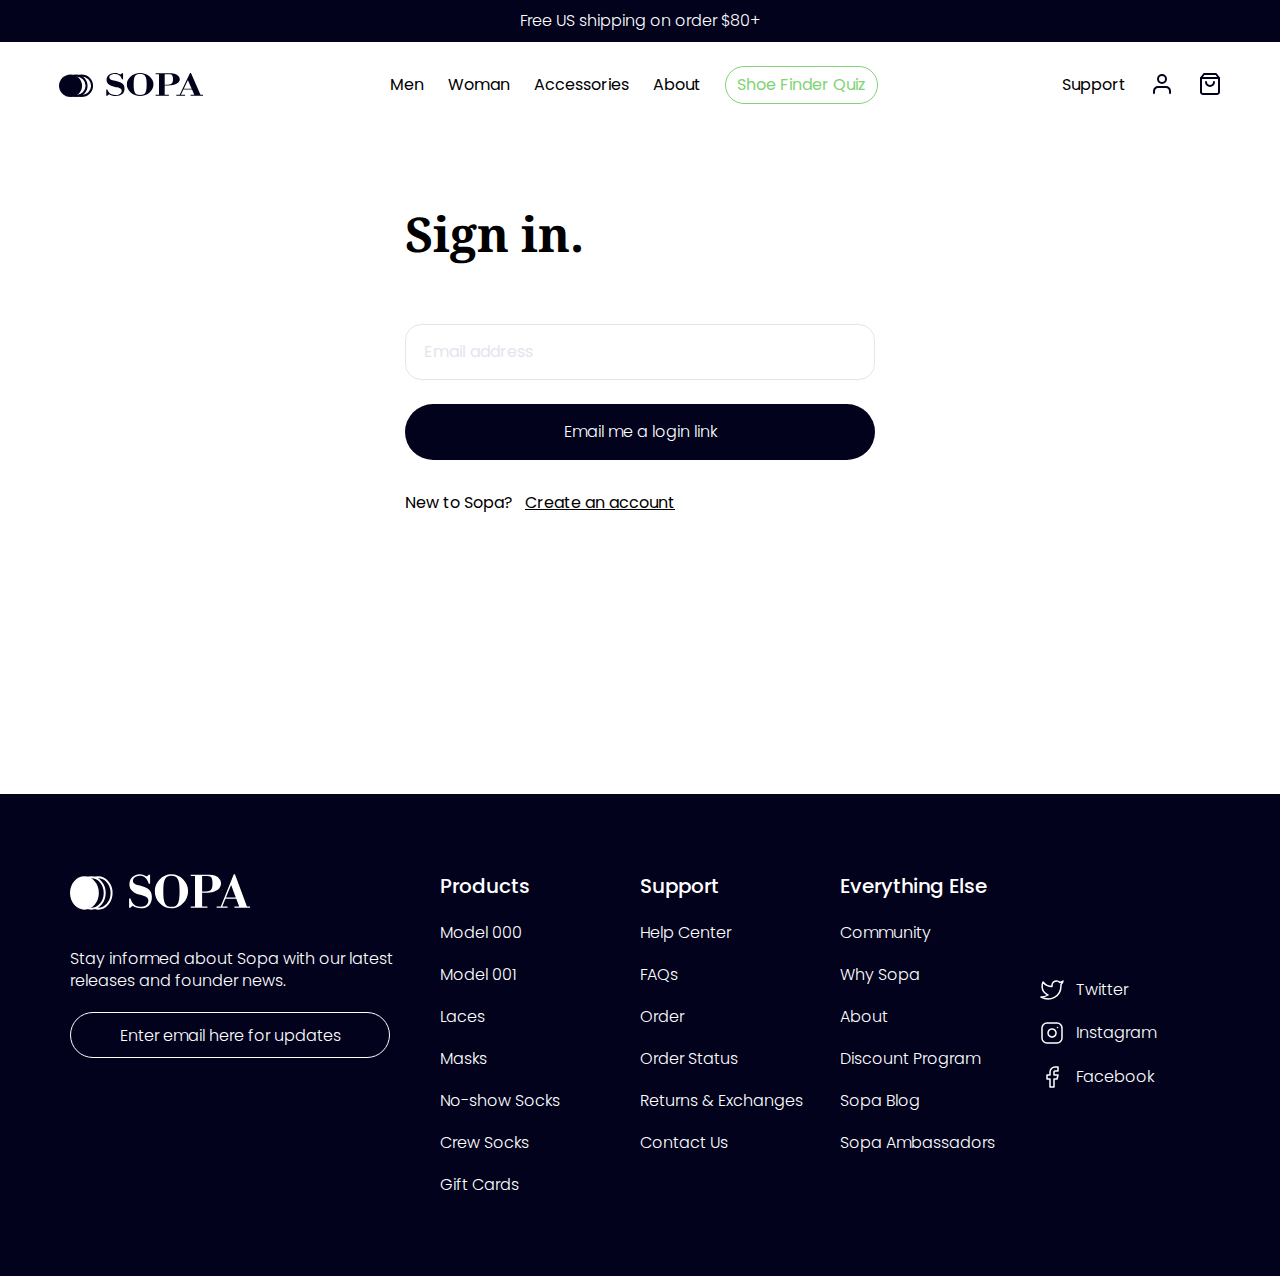
<file: index.html>
<!DOCTYPE html>
<html lang="en">
<head>
    <meta charset="UTF-8">
    <meta name="viewport" content="width=device-width, initial-scale=1, shrink-to-fit=no, user-scalable=no, viewport-fit=cover">

    <link rel="preconnect" href="https://fonts.googleapis.com">
    <link rel="preconnect" href="https://fonts.gstatic.com" crossorigin>
    <link href="https://fonts.googleapis.com/css2?family=Noto+Serif+Lao:wght@700&family=Poppins:wght@300;400;500;600;700&display=swap" rel="stylesheet">

    <link rel="stylesheet" href="styles/reset.css">
    <link rel="stylesheet" href="styles/main.css">
    <link rel="stylesheet" href="styles/header.css">
    <link rel="stylesheet" href="styles/footer.css">


    <link rel="shortcut icon" href="assets/Vector.svg" />
    <title>SOPA Sign in</title>
</head>
<body>
    <header>
        <div class="upper-header"><p class="U1_thin">Free US shipping on order $80+</p></div>
        <nav>
            <div class="logo-container">
                <div class="logo-header">
                    <svg width="144" height="24" viewBox="0 0 144 24" fill="none" xmlns="http://www.w3.org/2000/svg">
                        <path d="M33.0762 12.6899C33.0762 18.3395 28.379 22.9599 22.5342 22.9599C16.6894 22.9599 11.9922 18.3395 11.9922 12.6899C11.9922 7.0403 16.6894 2.41992 22.5342 2.41992C28.379 2.41992 33.0762 7.0403 33.0762 12.6899Z" fill="white" stroke="#02021D" stroke-width="2"/>
                        <path d="M27.5801 12.6899C27.5801 18.3395 22.8829 22.9599 17.0381 22.9599C11.1933 22.9599 6.49609 18.3395 6.49609 12.6899C6.49609 7.0403 11.1933 2.41992 17.0381 2.41992C22.8829 2.41992 27.5801 7.0403 27.5801 12.6899Z" fill="white" stroke="#02021D" stroke-width="2"/>
                        <path d="M23.084 12.6899C23.084 18.9142 17.9164 23.9599 11.542 23.9599C5.16752 23.9599 0 18.9142 0 12.6899C0 6.46567 5.16752 1.41992 11.542 1.41992C17.9164 1.41992 23.084 6.46567 23.084 12.6899Z" fill="#02021D"/>
                        <path d="M56.69 23.04C55.233 23.04 53.979 22.8721 52.928 22.5362C51.877 22.2003 50.9097 21.7656 50.0259 21.232L48.3419 22.6547H47.2671V16.4305H48.3778C48.6644 17.3987 49.1302 18.3077 49.7751 19.1573C50.4439 20.007 51.3396 20.6985 52.4622 21.232C53.5849 21.7458 54.9583 22.0027 56.5825 22.0027C57.9201 22.0027 59.0308 21.8248 59.9146 21.4692C60.8222 21.1135 61.503 20.6294 61.9568 20.0168C62.4345 19.3845 62.6734 18.693 62.6734 17.9421C62.6734 17.1715 62.4584 16.5491 62.0284 16.0748C61.5985 15.6006 61.0372 15.2351 60.3445 14.9782C59.6757 14.7016 58.9472 14.4842 58.159 14.3261C57.3946 14.168 56.6661 14.0198 55.9734 13.8815C54.3014 13.5259 52.8325 13.0615 51.5665 12.4885C50.3006 11.8957 49.3093 11.135 48.5927 10.2063C47.9001 9.27758 47.5537 8.12165 47.5537 6.73849C47.5537 5.21702 47.9478 3.96229 48.7361 2.97432C49.5243 1.98634 50.5633 1.25524 51.8531 0.781018C53.143 0.287032 54.5164 0.0400391 55.9734 0.0400391C57.0483 0.0400391 58.0037 0.168475 58.8397 0.425347C59.6996 0.68222 60.6072 1.05765 61.5627 1.55164L62.96 0.306792H64.0707V6.35318H62.9958C62.3031 4.47603 61.3716 3.13239 60.2012 2.32225C59.0308 1.49236 57.5976 1.07741 55.9018 1.07741C54.8747 1.07741 53.9312 1.21573 53.0713 1.49236C52.2353 1.74923 51.5665 2.12466 51.0649 2.61865C50.5633 3.11263 50.3125 3.69554 50.3125 4.36736C50.3125 4.99966 50.5275 5.52329 50.9574 5.93823C51.3874 6.33342 51.9487 6.64957 52.6414 6.88669C53.3341 7.1238 54.0745 7.3214 54.8627 7.47947C55.651 7.63755 56.4034 7.78574 57.1199 7.92406C58.9352 8.27973 60.4639 8.77372 61.706 9.40602C62.948 10.0186 63.8915 10.8287 64.5364 11.8364C65.1814 12.8442 65.5038 14.1088 65.5038 15.6302C65.5038 17.9619 64.7395 19.7797 63.2108 21.0839C61.706 22.388 59.5324 23.04 56.69 23.04Z" fill="#02021D"/>
                        <path d="M81.1371 23.04C79.274 23.04 77.5303 22.7239 75.9061 22.0916C74.3058 21.4593 72.8965 20.5997 71.6784 19.513C70.4841 18.4262 69.5406 17.1912 68.8479 15.8081C68.1791 14.4249 67.8447 12.9726 67.8447 11.4511C67.8447 9.92964 68.1791 8.4872 68.8479 7.1238C69.5406 5.74064 70.4841 4.52543 71.6784 3.47818C72.8965 2.41117 74.3058 1.5714 75.9061 0.958852C77.5303 0.34631 79.274 0.0400391 81.1371 0.0400391C83.0002 0.0400391 84.7438 0.34631 86.368 0.958852C87.9923 1.5714 89.4015 2.41117 90.5958 3.47818C91.814 4.52543 92.7575 5.74064 93.4263 7.1238C94.1189 8.4872 94.4653 9.92964 94.4653 11.4511C94.4653 12.9726 94.1189 14.4249 93.4263 15.8081C92.7575 17.1912 91.814 18.4262 90.5958 19.513C89.4015 20.5997 87.9923 21.4593 86.368 22.0916C84.7438 22.7239 83.0002 23.04 81.1371 23.04ZM81.1013 22.0027C82.3194 22.0027 83.3465 21.8545 84.1825 21.5581C85.0185 21.2419 85.6873 20.6985 86.1889 19.9279C86.7144 19.1573 87.0846 18.0903 87.2996 16.7269C87.5384 15.3635 87.6579 13.6247 87.6579 11.5104C87.6579 9.39614 87.5384 7.66719 87.2996 6.32354C87.0846 4.96014 86.7144 3.90301 86.1889 3.15215C85.6873 2.38153 85.0185 1.84803 84.1825 1.55164C83.3465 1.23549 82.3194 1.07741 81.1013 1.07741C79.907 1.07741 78.8918 1.23549 78.0558 1.55164C77.2437 1.84803 76.5869 2.37165 76.0853 3.12251C75.5837 3.87337 75.2134 4.9305 74.9746 6.2939C74.7596 7.63755 74.6521 9.35662 74.6521 11.4511C74.6521 13.6049 74.7596 15.3734 74.9746 16.7565C75.2134 18.1199 75.5837 19.1869 76.0853 19.9576C76.6107 20.7084 77.2795 21.2419 78.0917 21.5581C78.9277 21.8545 79.9309 22.0027 81.1013 22.0027Z" fill="#02021D"/>
                        <path d="M105.473 12.5181V11.629H108.447C109.761 11.629 110.824 11.4906 111.636 11.214C112.448 10.9176 113.045 10.3841 113.427 9.61349C113.809 8.82311 114.001 7.68695 114.001 6.20499C114.001 4.80207 113.845 3.74493 113.535 3.03359C113.224 2.32225 112.758 1.83815 112.137 1.58128C111.54 1.3244 110.788 1.19597 109.88 1.19597H96.6237V0.306792H111.672C113.391 0.306792 114.932 0.563664 116.294 1.07741C117.679 1.59116 118.778 2.3025 119.59 3.21143C120.402 4.10061 120.808 5.1281 120.808 6.2939C120.808 7.51899 120.306 8.60576 119.303 9.55421C118.324 10.4829 116.915 11.214 115.075 11.7475C113.236 12.2613 111.027 12.5181 108.447 12.5181H105.473ZM96.6237 22.6547V21.7656H109.916V22.6547H96.6237ZM100.027 22.2101V0.306792H105.688V22.2101H100.027Z" fill="#02021D"/>
                        <path d="M135.509 22.2101L128.952 7.36091H128.809L128.594 6.26427L131.03 0.0400391H131.962L141.707 22.2101H135.509ZM117.308 22.6547V21.7656H126.05V22.6547H117.308ZM123.721 16.6083V15.7488H136.046V16.6083H123.721ZM131.567 22.6547V21.7656H144V22.6547H131.567ZM120.461 22.2101L131.03 0.0400391H131.962L130.098 4.75267L121.643 22.2101H120.461Z" fill="#02021D"/>
                    </svg>
            </div>
            <div class="header-spacing"></div>
            </div>

            <div class="U1 header-center-menu">
                <a href="">Men</a>
                <a href="">Woman</a>
                <a href="">Accessories</a>
                <a href="">About</a>
                <a class="ye-gr-text bordered" href="">Shoe Finder Quiz</a>
            </div>
            <div class="side-menu-container">
                <div class="header-spacing"></div>
                <div class="header-right-menu">
                    <a class="U1" href="">Support</a>
                    <a href="">
                        <svg width="24" height="24" viewBox="0 0 24 24" fill="none" xmlns="http://www.w3.org/2000/svg">
                            <path d="M20 21V19C20 17.9391 19.5786 16.9217 18.8284 16.1716C18.0783 15.4214 17.0609 15 16 15H8C6.93913 15 5.92172 15.4214 5.17157 16.1716C4.42143 16.9217 4 17.9391 4 19V21" stroke="#02021D" stroke-width="2" stroke-linecap="round" stroke-linejoin="round"/>
                            <path d="M12 11C14.2091 11 16 9.20914 16 7C16 4.79086 14.2091 3 12 3C9.79086 3 8 4.79086 8 7C8 9.20914 9.79086 11 12 11Z" stroke="#02021D" stroke-width="2" stroke-linecap="round" stroke-linejoin="round"/>
                        </svg>
                    </a>
                    <a href="">
                        <svg width="24" height="24" viewBox="0 0 24 24" fill="none" xmlns="http://www.w3.org/2000/svg">
                            <path d="M6 2L3 6V20C3 20.5304 3.21071 21.0391 3.58579 21.4142C3.96086 21.7893 4.46957 22 5 22H19C19.5304 22 20.0391 21.7893 20.4142 21.4142C20.7893 21.0391 21 20.5304 21 20V6L18 2H6Z" stroke="#02021D" stroke-width="2" stroke-linecap="round" stroke-linejoin="round"/>
                            <path d="M3 6H21" stroke="#02021D" stroke-width="2" stroke-linecap="round" stroke-linejoin="round"/>
                            <path d="M16 10C16 11.0609 15.5786 12.0783 14.8284 12.8284C14.0783 13.5786 13.0609 14 12 14C10.9391 14 9.92172 13.5786 9.17157 12.8284C8.42143 12.0783 8 11.0609 8 10" stroke="#02021D" stroke-width="2" stroke-linecap="round" stroke-linejoin="round"/>
                        </svg>
                    </a>
                </div>
            </div>
            
        </nav>
    </header>
    <div class="main-content">

        <div class="log-form-full">
            <div class="T4" style="height: 56px;"><label for="">Sign in.</label></div>
            <div class="log-form-bottom">
                <div class="log-form">
                    <input class="log-input U1" type="text" placeholder="Email address">
                    <button class="submit-button U1_thin">Email me a login link</button>
                </div>
                <div class="U1" style="height: 22px;">
                    <p class="log-reg">New to Sopa?
                    <a style="text-decoration: underline" href="">Create an account</a></p>
                </div>
            </div>
        </div>

    </div>

    <footer class="text_footer U1_thin">
        <div class="logo_footer_box">
            <div class="logo-footer">
                <svg width="180" height="36" viewBox="0 0 180 36" fill="none" xmlns="http://www.w3.org/2000/svg">
                    <path d="M41.5952 19.0199C41.5952 27.8086 35.4533 34.6799 28.1677 34.6799C20.8821 34.6799 14.7402 27.8086 14.7402 19.0199C14.7402 10.2312 20.8821 3.35986 28.1677 3.35986C35.4533 3.35986 41.5952 10.2312 41.5952 19.0199Z" fill="#02021D" stroke="white" stroke-width="2"/>
                    <path d="M34.7251 19.0199C34.7251 27.8086 28.5832 34.6799 21.2976 34.6799C14.012 34.6799 7.87012 27.8086 7.87012 19.0199C7.87012 10.2312 14.012 3.35986 21.2976 3.35986C28.5832 3.35986 34.7251 10.2312 34.7251 19.0199Z" fill="#02021D" stroke="white" stroke-width="2"/>
                    <path d="M28.855 19.0199C28.855 28.2209 22.3956 35.6799 14.4275 35.6799C6.4594 35.6799 0 28.2209 0 19.0199C0 9.8188 6.4594 2.35986 14.4275 2.35986C22.3956 2.35986 28.855 9.8188 28.855 19.0199Z" fill="white"/>
                    <path d="M70.8626 34.3198C69.0413 34.3198 67.4738 34.0715 66.1601 33.575C64.8464 33.0784 63.6372 32.4358 62.5325 31.6471L60.4276 33.7502H59.084V24.5492H60.4723C60.8306 25.9805 61.4128 27.3241 62.219 28.5801C63.055 29.8361 64.1746 30.8585 65.5779 31.6471C66.9812 32.4066 68.698 32.7863 70.7283 32.7863C72.4003 32.7863 73.7886 32.5234 74.8933 31.9977C76.0279 31.4719 76.8788 30.7562 77.4461 29.8508C78.0432 28.916 78.3418 27.8937 78.3418 26.7837C78.3418 25.6446 78.0731 24.7245 77.5357 24.0234C76.9982 23.3224 76.2966 22.782 75.4308 22.4023C74.5948 21.9934 73.6841 21.6721 72.6988 21.4384C71.7434 21.2047 70.8328 20.9856 69.9669 20.7812C67.8769 20.2554 66.0407 19.569 64.4583 18.7219C62.8758 17.8456 61.6368 16.721 60.7411 15.3482C59.8752 13.9753 59.4423 12.2666 59.4423 10.2219C59.4423 7.97275 59.9349 6.11793 60.9202 4.65745C61.9055 3.19697 63.2043 2.11621 64.8165 1.41518C66.4288 0.684944 68.1456 0.319824 69.9669 0.319824C71.3105 0.319824 72.5048 0.509686 73.5498 0.88941C74.6246 1.26914 75.7592 1.82412 76.9535 2.55436L78.7001 0.714154H80.0885V9.6523H78.7449C77.879 6.87738 76.7146 4.89113 75.2516 3.69353C73.7886 2.46673 71.9972 1.85333 69.8773 1.85333C68.5935 1.85333 67.4141 2.0578 66.3393 2.46673C65.2943 2.84646 64.4583 3.40144 63.8313 4.13168C63.2043 4.86192 62.8908 5.7236 62.8908 6.71673C62.8908 7.65144 63.1595 8.42549 63.6969 9.0389C64.2343 9.62309 64.936 10.0904 65.8018 10.441C66.6677 10.7915 67.5933 11.0836 68.5785 11.3172C69.5638 11.5509 70.5043 11.77 71.4 11.9745C73.6692 12.5002 75.58 13.2305 77.1326 14.1652C78.6852 15.0707 79.8645 16.2683 80.6707 17.758C81.4768 19.2477 81.8799 21.1171 81.8799 23.3662C81.8799 26.813 80.9245 29.5002 79.0136 31.4281C77.1326 33.3559 74.4156 34.3198 70.8626 34.3198Z" fill="white"/>
                    <path d="M101.421 34.3198C99.0926 34.3198 96.9131 33.8525 94.8828 32.9178C92.8823 31.9831 91.1208 30.7124 89.5981 29.1059C88.1052 27.4994 86.9259 25.6738 86.06 23.6291C85.224 21.5844 84.806 19.4375 84.806 17.1884C84.806 14.9392 85.224 12.8069 86.06 10.7915C86.9259 8.7468 88.1052 6.95041 89.5981 5.4023C91.1208 3.82498 92.8823 2.58357 94.8828 1.67807C96.9131 0.772573 99.0926 0.319824 101.421 0.319824C103.75 0.319824 105.93 0.772573 107.96 1.67807C109.99 2.58357 111.752 3.82498 113.245 5.4023C114.768 6.95041 115.947 8.7468 116.783 10.7915C117.649 12.8069 118.082 14.9392 118.082 17.1884C118.082 19.4375 117.649 21.5844 116.783 23.6291C115.947 25.6738 114.768 27.4994 113.245 29.1059C111.752 30.7124 109.99 31.9831 107.96 32.9178C105.93 33.8525 103.75 34.3198 101.421 34.3198ZM101.377 32.7863C102.899 32.7863 104.183 32.5672 105.228 32.1291C106.273 31.6617 107.109 30.8585 107.736 29.7193C108.393 28.5801 108.856 27.0028 109.125 24.9873C109.423 22.9719 109.572 20.4014 109.572 17.276C109.572 14.1506 109.423 11.5947 109.125 9.60848C108.856 7.59302 108.393 6.0303 107.736 4.92034C107.109 3.78116 106.273 2.9925 105.228 2.55436C104.183 2.08701 102.899 1.85333 101.377 1.85333C99.8838 1.85333 98.6149 2.08701 97.5699 2.55436C96.5548 2.9925 95.7337 3.76656 95.1067 4.87652C94.4797 5.98649 94.0169 7.5492 93.7183 9.56467C93.4496 11.5509 93.3153 14.0922 93.3153 17.1884C93.3153 20.3722 93.4496 22.9865 93.7183 25.0312C94.0169 27.0466 94.4797 28.6239 95.1067 29.7631C95.7636 30.8731 96.5996 31.6617 97.6147 32.1291C98.6597 32.5672 99.9137 32.7863 101.377 32.7863Z" fill="white"/>
                    <path d="M131.842 18.7657V17.4513H135.559C137.201 17.4513 138.53 17.2468 139.545 16.8379C140.56 16.3997 141.306 15.6111 141.784 14.4719C142.262 13.3035 142.501 11.6239 142.501 9.43323C142.501 7.35934 142.307 5.79663 141.919 4.74508C141.53 3.69353 140.948 2.9779 140.172 2.59817C139.425 2.21845 138.485 2.02859 137.35 2.02859H120.78V0.714154H139.59C141.739 0.714154 143.665 1.09388 145.367 1.85333C147.099 2.61278 148.472 3.66433 149.487 5.00797C150.502 6.3224 151.01 7.8413 151.01 9.56467C151.01 11.3757 150.383 12.9822 149.129 14.3843C147.905 15.7571 146.143 16.8379 143.844 17.6265C141.545 18.386 138.784 18.7657 135.559 18.7657H131.842ZM120.78 33.7502V32.4358H137.395V33.7502H120.78ZM125.034 33.093V0.714154H132.111V33.093H125.034Z" fill="white"/>
                    <path d="M169.386 33.093L161.19 11.142H161.011L160.742 9.52085L163.788 0.319824H164.952L177.134 33.093H169.386ZM146.635 33.7502V32.4358H157.562V33.7502H146.635ZM154.651 24.8121V23.5415H170.058V24.8121H154.651ZM164.459 33.7502V32.4358H180V33.7502H164.459ZM150.576 33.093L163.788 0.319824H164.952L162.623 7.28632L152.054 33.093H150.576Z" fill="white"/>
                </svg>
                    
            </div>
            <div>
                <p>Stay informed about Sopa with our latest <br>
                    releases and founder news.</p>
                    <button class="button-footer U1_thin">Enter email here for updates</button>
            </div>
            
        </div>
        <div>
            <div>
                <a class="P1" href="">Products</a>
                <ul>
                    <li><a href="">Model 000</a></li>
                    <li><a href="">Model 001</a></li>
                    <li><a href="">Laces</a></li>
                    <li><a href="">Masks</a></li>
                    <li><a href="">No-show Socks</a></li>
                    <li><a href="">Crew Socks</a></li>
                    <li><a href="">Gift Cards</a></li>
                </ul>
            </div>
            <div>
                <a class="P1" href="">Support</a>
                <ul>
                    <li><a href="">Help Center</a></li>
                    <li><a href="">FAQs</a></li>
                    <li><a href="">Order</a></li>
                    <li><a href="">Order Status</a></li>
                    <li><a href="">Returns & Exchanges</a></li>
                    <li><a href="">Contact Us</a></li>
                </ul>
            </div>
            <div>
                <a class="P1" href="">Everything Else</a>
                <ul>
                    <li><a href="">Community</a></li>
                    <li><a href="">Why Sopa</a></li>
                    <li><a href="">About</a></li>
                    <li><a href="">Discount Program</a></li>
                    <li><a href="">Sopa Blog</a></li>
                    <li><a href="">Sopa Ambassadors</a></li>
                </ul>
            </div>
            <div>
                <ul>
                    <li><a href="">
                        <svg width="24" height="20" viewBox="0 0 24 20" fill="none" xmlns="http://www.w3.org/2000/svg">
                            <path d="M23 0.999802C22.0424 1.67528 20.9821 2.19191 19.86 2.5298C19.2577 1.83731 18.4573 1.34649 17.567 1.12373C16.6767 0.900962 15.7395 0.956997 14.8821 1.28426C14.0247 1.61151 13.2884 2.1942 12.773 2.95352C12.2575 3.71283 11.9877 4.61214 12 5.5298V6.5298C10.2426 6.57537 8.50127 6.18561 6.93101 5.39525C5.36074 4.60488 4.01032 3.43844 3 1.9998C3 1.9998 -1 10.9998 8 14.9998C5.94053 16.3978 3.48716 17.0987 1 16.9998C10 21.9998 21 16.9998 21 5.4998C20.9991 5.22126 20.9723 4.9434 20.92 4.6698C21.9406 3.6633 22.6608 2.39251 23 0.999802Z" stroke="white" stroke-width="1.5" stroke-linecap="round" stroke-linejoin="round"/>
                        </svg>
                        <div>Twitter</div>
                        </a></li>
                    <li><a href="">
                        <svg width="24" height="24" viewBox="0 0 24 24" fill="none" xmlns="http://www.w3.org/2000/svg">
                            <path d="M17 2H7C4.23858 2 2 4.23858 2 7V17C2 19.7614 4.23858 22 7 22H17C19.7614 22 22 19.7614 22 17V7C22 4.23858 19.7614 2 17 2Z" stroke="white" stroke-width="1.5" stroke-linecap="round" stroke-linejoin="round"/>
                            <path d="M16 11.3698C16.1234 12.2021 15.9812 13.052 15.5937 13.7988C15.2062 14.5456 14.5931 15.1512 13.8416 15.5295C13.0901 15.9077 12.2384 16.0394 11.4077 15.9057C10.5771 15.7721 9.80971 15.3799 9.21479 14.785C8.61987 14.1901 8.22768 13.4227 8.09402 12.592C7.96035 11.7614 8.09202 10.9097 8.47028 10.1582C8.84854 9.40667 9.45414 8.79355 10.2009 8.40605C10.9477 8.01856 11.7977 7.8764 12.63 7.99981C13.4789 8.1257 14.2648 8.52128 14.8716 9.12812C15.4785 9.73496 15.8741 10.5209 16 11.3698Z" stroke="white" stroke-width="1.5" stroke-linecap="round" stroke-linejoin="round"/>
                            <path d="M17.5 6.5H17.51" stroke="white" stroke-width="1.5" stroke-linecap="round" stroke-linejoin="round"/>
                        </svg>
                        <div>Instagram</div>
                        </a></li>
                    <li><a href="">
                        <svg width="24" height="24" viewBox="0 0 24 24" fill="none" xmlns="http://www.w3.org/2000/svg">
                            <path d="M18 2H15C13.6739 2 12.4021 2.52678 11.4645 3.46447C10.5268 4.40215 10 5.67392 10 7V10H7V14H10V22H14V14H17L18 10H14V7C14 6.73478 14.1054 6.48043 14.2929 6.29289C14.4804 6.10536 14.7348 6 15 6H18V2Z" stroke="white" stroke-width="1.5" stroke-linecap="round" stroke-linejoin="round"/>
                        </svg>
                        <div>Facebook</div>
                        </a></li>
                </ul>
            </div>
        </div>

    </footer>
</body>
</html>
</file>
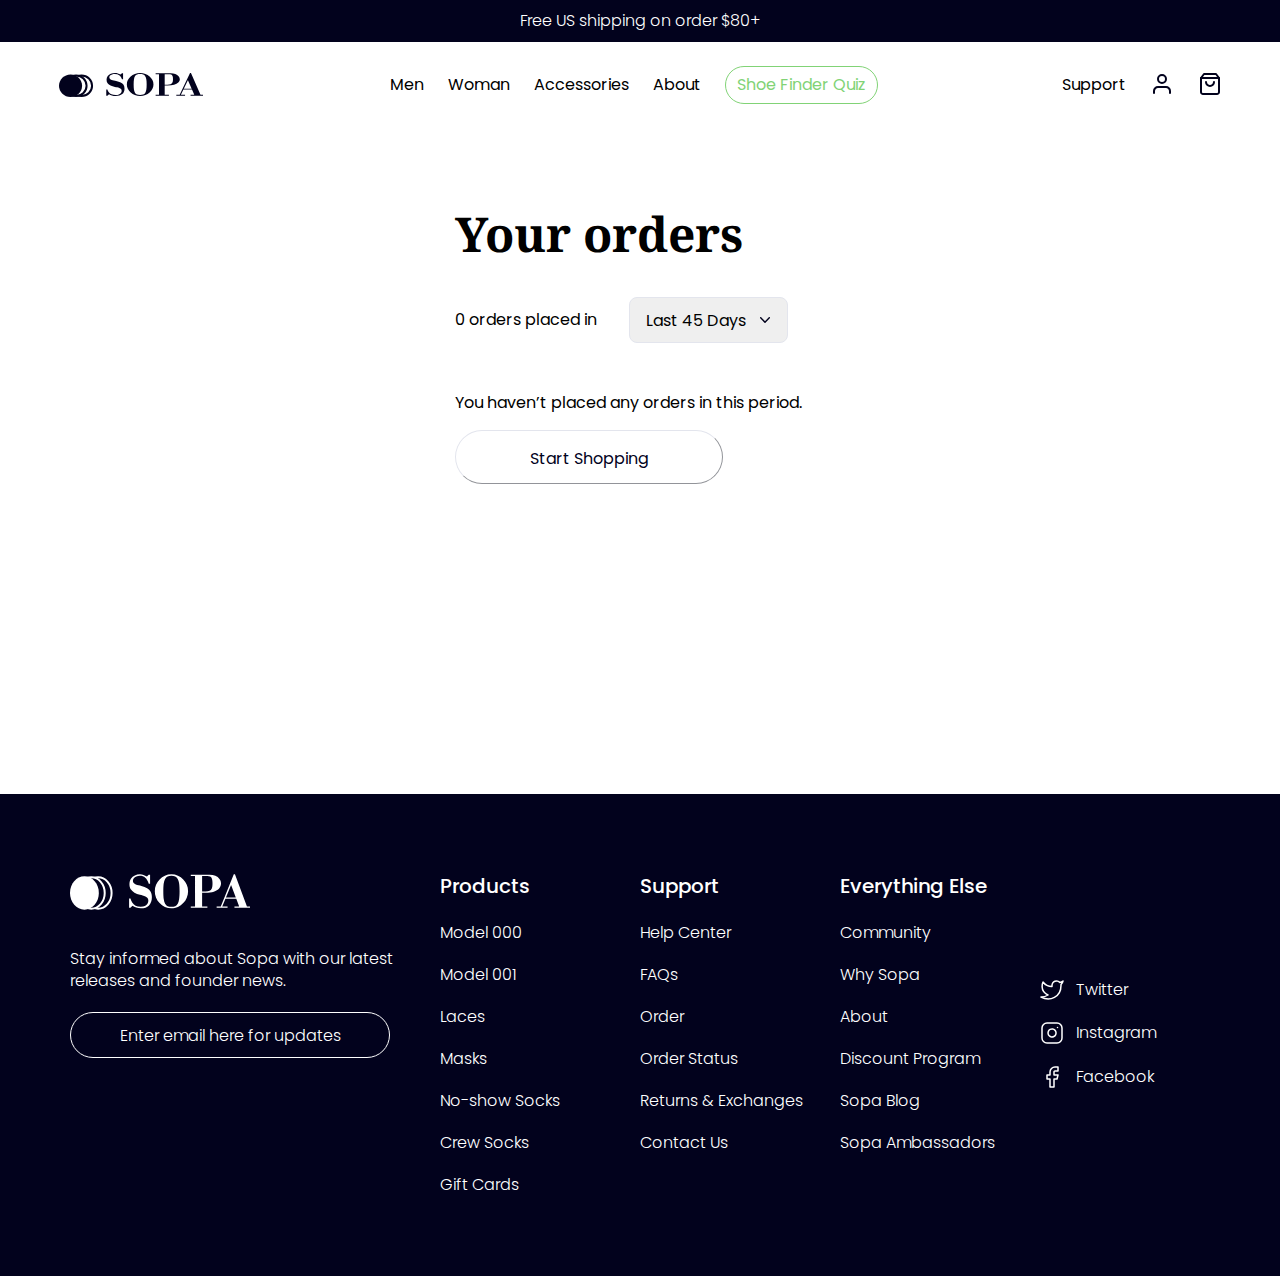
<file: orders.html>
<!DOCTYPE html>
<html lang="en">
<head>
    <meta charset="UTF-8">
    <meta name="viewport" content="width=device-width, initial-scale=1, shrink-to-fit=no, user-scalable=no, viewport-fit=cover">

    <link rel="preconnect" href="https://fonts.googleapis.com">
    <link rel="preconnect" href="https://fonts.gstatic.com" crossorigin>
    <link href="https://fonts.googleapis.com/css2?family=Noto+Serif+Lao:wght@700&family=Poppins:wght@300;400;500;600;700&display=swap" rel="stylesheet">

    <link rel="stylesheet" href="styles/reset.css">
    <link rel="stylesheet" href="styles/main.css">
    <link rel="stylesheet" href="styles/header.css">
    <link rel="stylesheet" href="styles/footer.css">


    <link rel="shortcut icon" href="assets/Vector.svg" />
    <title>SOPA Last orders</title>
</head>
<body>
    <header>
        <div class="upper-header"><p class="U1_thin">Free US shipping on order $80+</p></div>
        <nav>
            <div class="logo-container">
                <div class="logo-header">
                    <svg width="144" height="24" viewBox="0 0 144 24" fill="none" xmlns="http://www.w3.org/2000/svg">
                        <path d="M33.0762 12.6899C33.0762 18.3395 28.379 22.9599 22.5342 22.9599C16.6894 22.9599 11.9922 18.3395 11.9922 12.6899C11.9922 7.0403 16.6894 2.41992 22.5342 2.41992C28.379 2.41992 33.0762 7.0403 33.0762 12.6899Z" fill="white" stroke="#02021D" stroke-width="2"/>
                        <path d="M27.5801 12.6899C27.5801 18.3395 22.8829 22.9599 17.0381 22.9599C11.1933 22.9599 6.49609 18.3395 6.49609 12.6899C6.49609 7.0403 11.1933 2.41992 17.0381 2.41992C22.8829 2.41992 27.5801 7.0403 27.5801 12.6899Z" fill="white" stroke="#02021D" stroke-width="2"/>
                        <path d="M23.084 12.6899C23.084 18.9142 17.9164 23.9599 11.542 23.9599C5.16752 23.9599 0 18.9142 0 12.6899C0 6.46567 5.16752 1.41992 11.542 1.41992C17.9164 1.41992 23.084 6.46567 23.084 12.6899Z" fill="#02021D"/>
                        <path d="M56.69 23.04C55.233 23.04 53.979 22.8721 52.928 22.5362C51.877 22.2003 50.9097 21.7656 50.0259 21.232L48.3419 22.6547H47.2671V16.4305H48.3778C48.6644 17.3987 49.1302 18.3077 49.7751 19.1573C50.4439 20.007 51.3396 20.6985 52.4622 21.232C53.5849 21.7458 54.9583 22.0027 56.5825 22.0027C57.9201 22.0027 59.0308 21.8248 59.9146 21.4692C60.8222 21.1135 61.503 20.6294 61.9568 20.0168C62.4345 19.3845 62.6734 18.693 62.6734 17.9421C62.6734 17.1715 62.4584 16.5491 62.0284 16.0748C61.5985 15.6006 61.0372 15.2351 60.3445 14.9782C59.6757 14.7016 58.9472 14.4842 58.159 14.3261C57.3946 14.168 56.6661 14.0198 55.9734 13.8815C54.3014 13.5259 52.8325 13.0615 51.5665 12.4885C50.3006 11.8957 49.3093 11.135 48.5927 10.2063C47.9001 9.27758 47.5537 8.12165 47.5537 6.73849C47.5537 5.21702 47.9478 3.96229 48.7361 2.97432C49.5243 1.98634 50.5633 1.25524 51.8531 0.781018C53.143 0.287032 54.5164 0.0400391 55.9734 0.0400391C57.0483 0.0400391 58.0037 0.168475 58.8397 0.425347C59.6996 0.68222 60.6072 1.05765 61.5627 1.55164L62.96 0.306792H64.0707V6.35318H62.9958C62.3031 4.47603 61.3716 3.13239 60.2012 2.32225C59.0308 1.49236 57.5976 1.07741 55.9018 1.07741C54.8747 1.07741 53.9312 1.21573 53.0713 1.49236C52.2353 1.74923 51.5665 2.12466 51.0649 2.61865C50.5633 3.11263 50.3125 3.69554 50.3125 4.36736C50.3125 4.99966 50.5275 5.52329 50.9574 5.93823C51.3874 6.33342 51.9487 6.64957 52.6414 6.88669C53.3341 7.1238 54.0745 7.3214 54.8627 7.47947C55.651 7.63755 56.4034 7.78574 57.1199 7.92406C58.9352 8.27973 60.4639 8.77372 61.706 9.40602C62.948 10.0186 63.8915 10.8287 64.5364 11.8364C65.1814 12.8442 65.5038 14.1088 65.5038 15.6302C65.5038 17.9619 64.7395 19.7797 63.2108 21.0839C61.706 22.388 59.5324 23.04 56.69 23.04Z" fill="#02021D"/>
                        <path d="M81.1371 23.04C79.274 23.04 77.5303 22.7239 75.9061 22.0916C74.3058 21.4593 72.8965 20.5997 71.6784 19.513C70.4841 18.4262 69.5406 17.1912 68.8479 15.8081C68.1791 14.4249 67.8447 12.9726 67.8447 11.4511C67.8447 9.92964 68.1791 8.4872 68.8479 7.1238C69.5406 5.74064 70.4841 4.52543 71.6784 3.47818C72.8965 2.41117 74.3058 1.5714 75.9061 0.958852C77.5303 0.34631 79.274 0.0400391 81.1371 0.0400391C83.0002 0.0400391 84.7438 0.34631 86.368 0.958852C87.9923 1.5714 89.4015 2.41117 90.5958 3.47818C91.814 4.52543 92.7575 5.74064 93.4263 7.1238C94.1189 8.4872 94.4653 9.92964 94.4653 11.4511C94.4653 12.9726 94.1189 14.4249 93.4263 15.8081C92.7575 17.1912 91.814 18.4262 90.5958 19.513C89.4015 20.5997 87.9923 21.4593 86.368 22.0916C84.7438 22.7239 83.0002 23.04 81.1371 23.04ZM81.1013 22.0027C82.3194 22.0027 83.3465 21.8545 84.1825 21.5581C85.0185 21.2419 85.6873 20.6985 86.1889 19.9279C86.7144 19.1573 87.0846 18.0903 87.2996 16.7269C87.5384 15.3635 87.6579 13.6247 87.6579 11.5104C87.6579 9.39614 87.5384 7.66719 87.2996 6.32354C87.0846 4.96014 86.7144 3.90301 86.1889 3.15215C85.6873 2.38153 85.0185 1.84803 84.1825 1.55164C83.3465 1.23549 82.3194 1.07741 81.1013 1.07741C79.907 1.07741 78.8918 1.23549 78.0558 1.55164C77.2437 1.84803 76.5869 2.37165 76.0853 3.12251C75.5837 3.87337 75.2134 4.9305 74.9746 6.2939C74.7596 7.63755 74.6521 9.35662 74.6521 11.4511C74.6521 13.6049 74.7596 15.3734 74.9746 16.7565C75.2134 18.1199 75.5837 19.1869 76.0853 19.9576C76.6107 20.7084 77.2795 21.2419 78.0917 21.5581C78.9277 21.8545 79.9309 22.0027 81.1013 22.0027Z" fill="#02021D"/>
                        <path d="M105.473 12.5181V11.629H108.447C109.761 11.629 110.824 11.4906 111.636 11.214C112.448 10.9176 113.045 10.3841 113.427 9.61349C113.809 8.82311 114.001 7.68695 114.001 6.20499C114.001 4.80207 113.845 3.74493 113.535 3.03359C113.224 2.32225 112.758 1.83815 112.137 1.58128C111.54 1.3244 110.788 1.19597 109.88 1.19597H96.6237V0.306792H111.672C113.391 0.306792 114.932 0.563664 116.294 1.07741C117.679 1.59116 118.778 2.3025 119.59 3.21143C120.402 4.10061 120.808 5.1281 120.808 6.2939C120.808 7.51899 120.306 8.60576 119.303 9.55421C118.324 10.4829 116.915 11.214 115.075 11.7475C113.236 12.2613 111.027 12.5181 108.447 12.5181H105.473ZM96.6237 22.6547V21.7656H109.916V22.6547H96.6237ZM100.027 22.2101V0.306792H105.688V22.2101H100.027Z" fill="#02021D"/>
                        <path d="M135.509 22.2101L128.952 7.36091H128.809L128.594 6.26427L131.03 0.0400391H131.962L141.707 22.2101H135.509ZM117.308 22.6547V21.7656H126.05V22.6547H117.308ZM123.721 16.6083V15.7488H136.046V16.6083H123.721ZM131.567 22.6547V21.7656H144V22.6547H131.567ZM120.461 22.2101L131.03 0.0400391H131.962L130.098 4.75267L121.643 22.2101H120.461Z" fill="#02021D"/>
                    </svg>
            </div>
            <div class="header-spacing"></div>
            </div>

            <div class="U1 header-center-menu">
                <a href="">Men</a>
                <a href="">Woman</a>
                <a href="">Accessories</a>
                <a href="">About</a>
                <a class="ye-gr-text bordered" href="">Shoe Finder Quiz</a>
            </div>
            <div class="side-menu-container">
                <div class="header-spacing"></div>
                <div class="header-right-menu">
                    <a class="U1" href="">Support</a>
                    <a href="">
                        <svg width="24" height="24" viewBox="0 0 24 24" fill="none" xmlns="http://www.w3.org/2000/svg">
                            <path d="M20 21V19C20 17.9391 19.5786 16.9217 18.8284 16.1716C18.0783 15.4214 17.0609 15 16 15H8C6.93913 15 5.92172 15.4214 5.17157 16.1716C4.42143 16.9217 4 17.9391 4 19V21" stroke="#02021D" stroke-width="2" stroke-linecap="round" stroke-linejoin="round"/>
                            <path d="M12 11C14.2091 11 16 9.20914 16 7C16 4.79086 14.2091 3 12 3C9.79086 3 8 4.79086 8 7C8 9.20914 9.79086 11 12 11Z" stroke="#02021D" stroke-width="2" stroke-linecap="round" stroke-linejoin="round"/>
                        </svg>
                    </a>
                    <a href="">
                        <svg width="24" height="24" viewBox="0 0 24 24" fill="none" xmlns="http://www.w3.org/2000/svg">
                            <path d="M6 2L3 6V20C3 20.5304 3.21071 21.0391 3.58579 21.4142C3.96086 21.7893 4.46957 22 5 22H19C19.5304 22 20.0391 21.7893 20.4142 21.4142C20.7893 21.0391 21 20.5304 21 20V6L18 2H6Z" stroke="#02021D" stroke-width="2" stroke-linecap="round" stroke-linejoin="round"/>
                            <path d="M3 6H21" stroke="#02021D" stroke-width="2" stroke-linecap="round" stroke-linejoin="round"/>
                            <path d="M16 10C16 11.0609 15.5786 12.0783 14.8284 12.8284C14.0783 13.5786 13.0609 14 12 14C10.9391 14 9.92172 13.5786 9.17157 12.8284C8.42143 12.0783 8 11.0609 8 10" stroke="#02021D" stroke-width="2" stroke-linecap="round" stroke-linejoin="round"/>
                        </svg>
                    </a>
                </div>
            </div>
            
        </nav>
    </header>
    <div class="main-content">
        <div class="order-form-full">
            <div class="order-form">
                <div class="T4" style="height: 56px;"><label for="">Your orders</label></div>
                <div class="U1">0 orders placed in
                    <form action="#">
                        <select class="U1" name="days" id="day">
                          <option value="5">Last 5 Days</option>
                          <option value="10">Last 10 Days</option>
                          <option value="15">Last 15 Days</option>
                          <option value="20">Last 20 Days</option>
                          <option value="25">Last 25 Days</option>
                          <option value="30">Last 30 Days</option>
                          <option value="35">Last 35 Days</option>
                          <option value="40">Last 40 Days</option>
                          <option value="45" selected="selected">Last 45 Days</option>
                          <option value="50">Last 50 Days</option>
                        </select>
                  </form>
                </div>
            </div>
            <div class="order-button U1">
                <p>You haven’t placed any orders in this period.</p>
                <button class="ord-button U1">Start Shopping</button>
            </div>
        </div>
    </div>

    <footer class="text_footer U1_thin">
        <div class="logo_footer_box">
            <div class="logo-footer">
                <svg width="180" height="36" viewBox="0 0 180 36" fill="none" xmlns="http://www.w3.org/2000/svg">
                    <path d="M41.5952 19.0199C41.5952 27.8086 35.4533 34.6799 28.1677 34.6799C20.8821 34.6799 14.7402 27.8086 14.7402 19.0199C14.7402 10.2312 20.8821 3.35986 28.1677 3.35986C35.4533 3.35986 41.5952 10.2312 41.5952 19.0199Z" fill="#02021D" stroke="white" stroke-width="2"/>
                    <path d="M34.7251 19.0199C34.7251 27.8086 28.5832 34.6799 21.2976 34.6799C14.012 34.6799 7.87012 27.8086 7.87012 19.0199C7.87012 10.2312 14.012 3.35986 21.2976 3.35986C28.5832 3.35986 34.7251 10.2312 34.7251 19.0199Z" fill="#02021D" stroke="white" stroke-width="2"/>
                    <path d="M28.855 19.0199C28.855 28.2209 22.3956 35.6799 14.4275 35.6799C6.4594 35.6799 0 28.2209 0 19.0199C0 9.8188 6.4594 2.35986 14.4275 2.35986C22.3956 2.35986 28.855 9.8188 28.855 19.0199Z" fill="white"/>
                    <path d="M70.8626 34.3198C69.0413 34.3198 67.4738 34.0715 66.1601 33.575C64.8464 33.0784 63.6372 32.4358 62.5325 31.6471L60.4276 33.7502H59.084V24.5492H60.4723C60.8306 25.9805 61.4128 27.3241 62.219 28.5801C63.055 29.8361 64.1746 30.8585 65.5779 31.6471C66.9812 32.4066 68.698 32.7863 70.7283 32.7863C72.4003 32.7863 73.7886 32.5234 74.8933 31.9977C76.0279 31.4719 76.8788 30.7562 77.4461 29.8508C78.0432 28.916 78.3418 27.8937 78.3418 26.7837C78.3418 25.6446 78.0731 24.7245 77.5357 24.0234C76.9982 23.3224 76.2966 22.782 75.4308 22.4023C74.5948 21.9934 73.6841 21.6721 72.6988 21.4384C71.7434 21.2047 70.8328 20.9856 69.9669 20.7812C67.8769 20.2554 66.0407 19.569 64.4583 18.7219C62.8758 17.8456 61.6368 16.721 60.7411 15.3482C59.8752 13.9753 59.4423 12.2666 59.4423 10.2219C59.4423 7.97275 59.9349 6.11793 60.9202 4.65745C61.9055 3.19697 63.2043 2.11621 64.8165 1.41518C66.4288 0.684944 68.1456 0.319824 69.9669 0.319824C71.3105 0.319824 72.5048 0.509686 73.5498 0.88941C74.6246 1.26914 75.7592 1.82412 76.9535 2.55436L78.7001 0.714154H80.0885V9.6523H78.7449C77.879 6.87738 76.7146 4.89113 75.2516 3.69353C73.7886 2.46673 71.9972 1.85333 69.8773 1.85333C68.5935 1.85333 67.4141 2.0578 66.3393 2.46673C65.2943 2.84646 64.4583 3.40144 63.8313 4.13168C63.2043 4.86192 62.8908 5.7236 62.8908 6.71673C62.8908 7.65144 63.1595 8.42549 63.6969 9.0389C64.2343 9.62309 64.936 10.0904 65.8018 10.441C66.6677 10.7915 67.5933 11.0836 68.5785 11.3172C69.5638 11.5509 70.5043 11.77 71.4 11.9745C73.6692 12.5002 75.58 13.2305 77.1326 14.1652C78.6852 15.0707 79.8645 16.2683 80.6707 17.758C81.4768 19.2477 81.8799 21.1171 81.8799 23.3662C81.8799 26.813 80.9245 29.5002 79.0136 31.4281C77.1326 33.3559 74.4156 34.3198 70.8626 34.3198Z" fill="white"/>
                    <path d="M101.421 34.3198C99.0926 34.3198 96.9131 33.8525 94.8828 32.9178C92.8823 31.9831 91.1208 30.7124 89.5981 29.1059C88.1052 27.4994 86.9259 25.6738 86.06 23.6291C85.224 21.5844 84.806 19.4375 84.806 17.1884C84.806 14.9392 85.224 12.8069 86.06 10.7915C86.9259 8.7468 88.1052 6.95041 89.5981 5.4023C91.1208 3.82498 92.8823 2.58357 94.8828 1.67807C96.9131 0.772573 99.0926 0.319824 101.421 0.319824C103.75 0.319824 105.93 0.772573 107.96 1.67807C109.99 2.58357 111.752 3.82498 113.245 5.4023C114.768 6.95041 115.947 8.7468 116.783 10.7915C117.649 12.8069 118.082 14.9392 118.082 17.1884C118.082 19.4375 117.649 21.5844 116.783 23.6291C115.947 25.6738 114.768 27.4994 113.245 29.1059C111.752 30.7124 109.99 31.9831 107.96 32.9178C105.93 33.8525 103.75 34.3198 101.421 34.3198ZM101.377 32.7863C102.899 32.7863 104.183 32.5672 105.228 32.1291C106.273 31.6617 107.109 30.8585 107.736 29.7193C108.393 28.5801 108.856 27.0028 109.125 24.9873C109.423 22.9719 109.572 20.4014 109.572 17.276C109.572 14.1506 109.423 11.5947 109.125 9.60848C108.856 7.59302 108.393 6.0303 107.736 4.92034C107.109 3.78116 106.273 2.9925 105.228 2.55436C104.183 2.08701 102.899 1.85333 101.377 1.85333C99.8838 1.85333 98.6149 2.08701 97.5699 2.55436C96.5548 2.9925 95.7337 3.76656 95.1067 4.87652C94.4797 5.98649 94.0169 7.5492 93.7183 9.56467C93.4496 11.5509 93.3153 14.0922 93.3153 17.1884C93.3153 20.3722 93.4496 22.9865 93.7183 25.0312C94.0169 27.0466 94.4797 28.6239 95.1067 29.7631C95.7636 30.8731 96.5996 31.6617 97.6147 32.1291C98.6597 32.5672 99.9137 32.7863 101.377 32.7863Z" fill="white"/>
                    <path d="M131.842 18.7657V17.4513H135.559C137.201 17.4513 138.53 17.2468 139.545 16.8379C140.56 16.3997 141.306 15.6111 141.784 14.4719C142.262 13.3035 142.501 11.6239 142.501 9.43323C142.501 7.35934 142.307 5.79663 141.919 4.74508C141.53 3.69353 140.948 2.9779 140.172 2.59817C139.425 2.21845 138.485 2.02859 137.35 2.02859H120.78V0.714154H139.59C141.739 0.714154 143.665 1.09388 145.367 1.85333C147.099 2.61278 148.472 3.66433 149.487 5.00797C150.502 6.3224 151.01 7.8413 151.01 9.56467C151.01 11.3757 150.383 12.9822 149.129 14.3843C147.905 15.7571 146.143 16.8379 143.844 17.6265C141.545 18.386 138.784 18.7657 135.559 18.7657H131.842ZM120.78 33.7502V32.4358H137.395V33.7502H120.78ZM125.034 33.093V0.714154H132.111V33.093H125.034Z" fill="white"/>
                    <path d="M169.386 33.093L161.19 11.142H161.011L160.742 9.52085L163.788 0.319824H164.952L177.134 33.093H169.386ZM146.635 33.7502V32.4358H157.562V33.7502H146.635ZM154.651 24.8121V23.5415H170.058V24.8121H154.651ZM164.459 33.7502V32.4358H180V33.7502H164.459ZM150.576 33.093L163.788 0.319824H164.952L162.623 7.28632L152.054 33.093H150.576Z" fill="white"/>
                </svg>
                    
            </div>
            <div>
                <p>Stay informed about Sopa with our latest <br>
                    releases and founder news.</p>
                    <button class="button-footer U1_thin">Enter email here for updates</button>
            </div>
            
        </div>
        <div>
            <div >
                <a class="P1" href="">Products</a>
                <ul>
                    <li><a href="">Model 000</a></li>
                    <li><a href="">Model 001</a></li>
                    <li><a href="">Laces</a></li>
                    <li><a href="">Masks</a></li>
                    <li><a href="">No-show Socks</a></li>
                    <li><a href="">Crew Socks</a></li>
                    <li><a href="">Gift Cards</a></li>
                </ul>
            </div>
            <div>
                <a class="P1" href="">Support</a>
                <ul>
                    <li><a href="">Help Center</a></li>
                    <li><a href="">FAQs</a></li>
                    <li><a href="">Order</a></li>
                    <li><a href="">Order Status</a></li>
                    <li><a href="">Returns & Exchanges</a></li>
                    <li><a href="">Contact Us</a></li>
                </ul>
            </div>
            <div>
                <a class="P1" href="">Everything Else</a>
                <ul>
                    <li><a href="">Community</a></li>
                    <li><a href="">Why Sopa</a></li>
                    <li><a href="">About</a></li>
                    <li><a href="">Discount Program</a></li>
                    <li><a href="">Sopa Blog</a></li>
                    <li><a href="">Sopa Ambassadors</a></li>
                </ul>
            </div>
            <div>
                <ul>
                    <li><a href="">
                        <svg width="24" height="20" viewBox="0 0 24 20" fill="none" xmlns="http://www.w3.org/2000/svg">
                            <path d="M23 0.999802C22.0424 1.67528 20.9821 2.19191 19.86 2.5298C19.2577 1.83731 18.4573 1.34649 17.567 1.12373C16.6767 0.900962 15.7395 0.956997 14.8821 1.28426C14.0247 1.61151 13.2884 2.1942 12.773 2.95352C12.2575 3.71283 11.9877 4.61214 12 5.5298V6.5298C10.2426 6.57537 8.50127 6.18561 6.93101 5.39525C5.36074 4.60488 4.01032 3.43844 3 1.9998C3 1.9998 -1 10.9998 8 14.9998C5.94053 16.3978 3.48716 17.0987 1 16.9998C10 21.9998 21 16.9998 21 5.4998C20.9991 5.22126 20.9723 4.9434 20.92 4.6698C21.9406 3.6633 22.6608 2.39251 23 0.999802Z" stroke="white" stroke-width="1.5" stroke-linecap="round" stroke-linejoin="round"/>
                        </svg>
                        <div>Twitter</div>
                        </a></li>
                    <li><a href="">
                        <svg width="24" height="24" viewBox="0 0 24 24" fill="none" xmlns="http://www.w3.org/2000/svg">
                            <path d="M17 2H7C4.23858 2 2 4.23858 2 7V17C2 19.7614 4.23858 22 7 22H17C19.7614 22 22 19.7614 22 17V7C22 4.23858 19.7614 2 17 2Z" stroke="white" stroke-width="1.5" stroke-linecap="round" stroke-linejoin="round"/>
                            <path d="M16 11.3698C16.1234 12.2021 15.9812 13.052 15.5937 13.7988C15.2062 14.5456 14.5931 15.1512 13.8416 15.5295C13.0901 15.9077 12.2384 16.0394 11.4077 15.9057C10.5771 15.7721 9.80971 15.3799 9.21479 14.785C8.61987 14.1901 8.22768 13.4227 8.09402 12.592C7.96035 11.7614 8.09202 10.9097 8.47028 10.1582C8.84854 9.40667 9.45414 8.79355 10.2009 8.40605C10.9477 8.01856 11.7977 7.8764 12.63 7.99981C13.4789 8.1257 14.2648 8.52128 14.8716 9.12812C15.4785 9.73496 15.8741 10.5209 16 11.3698Z" stroke="white" stroke-width="1.5" stroke-linecap="round" stroke-linejoin="round"/>
                            <path d="M17.5 6.5H17.51" stroke="white" stroke-width="1.5" stroke-linecap="round" stroke-linejoin="round"/>
                        </svg>
                        <div>Instagram</div>
                        </a></li>
                    <li><a href="">
                        <svg width="24" height="24" viewBox="0 0 24 24" fill="none" xmlns="http://www.w3.org/2000/svg">
                            <path d="M18 2H15C13.6739 2 12.4021 2.52678 11.4645 3.46447C10.5268 4.40215 10 5.67392 10 7V10H7V14H10V22H14V14H17L18 10H14V7C14 6.73478 14.1054 6.48043 14.2929 6.29289C14.4804 6.10536 14.7348 6 15 6H18V2Z" stroke="white" stroke-width="1.5" stroke-linecap="round" stroke-linejoin="round"/>
                        </svg>
                        <div>Facebook</div>
                        </a></li>
                </ul>
            </div>
        </div>

    </footer>
</body>
</html>
</file>
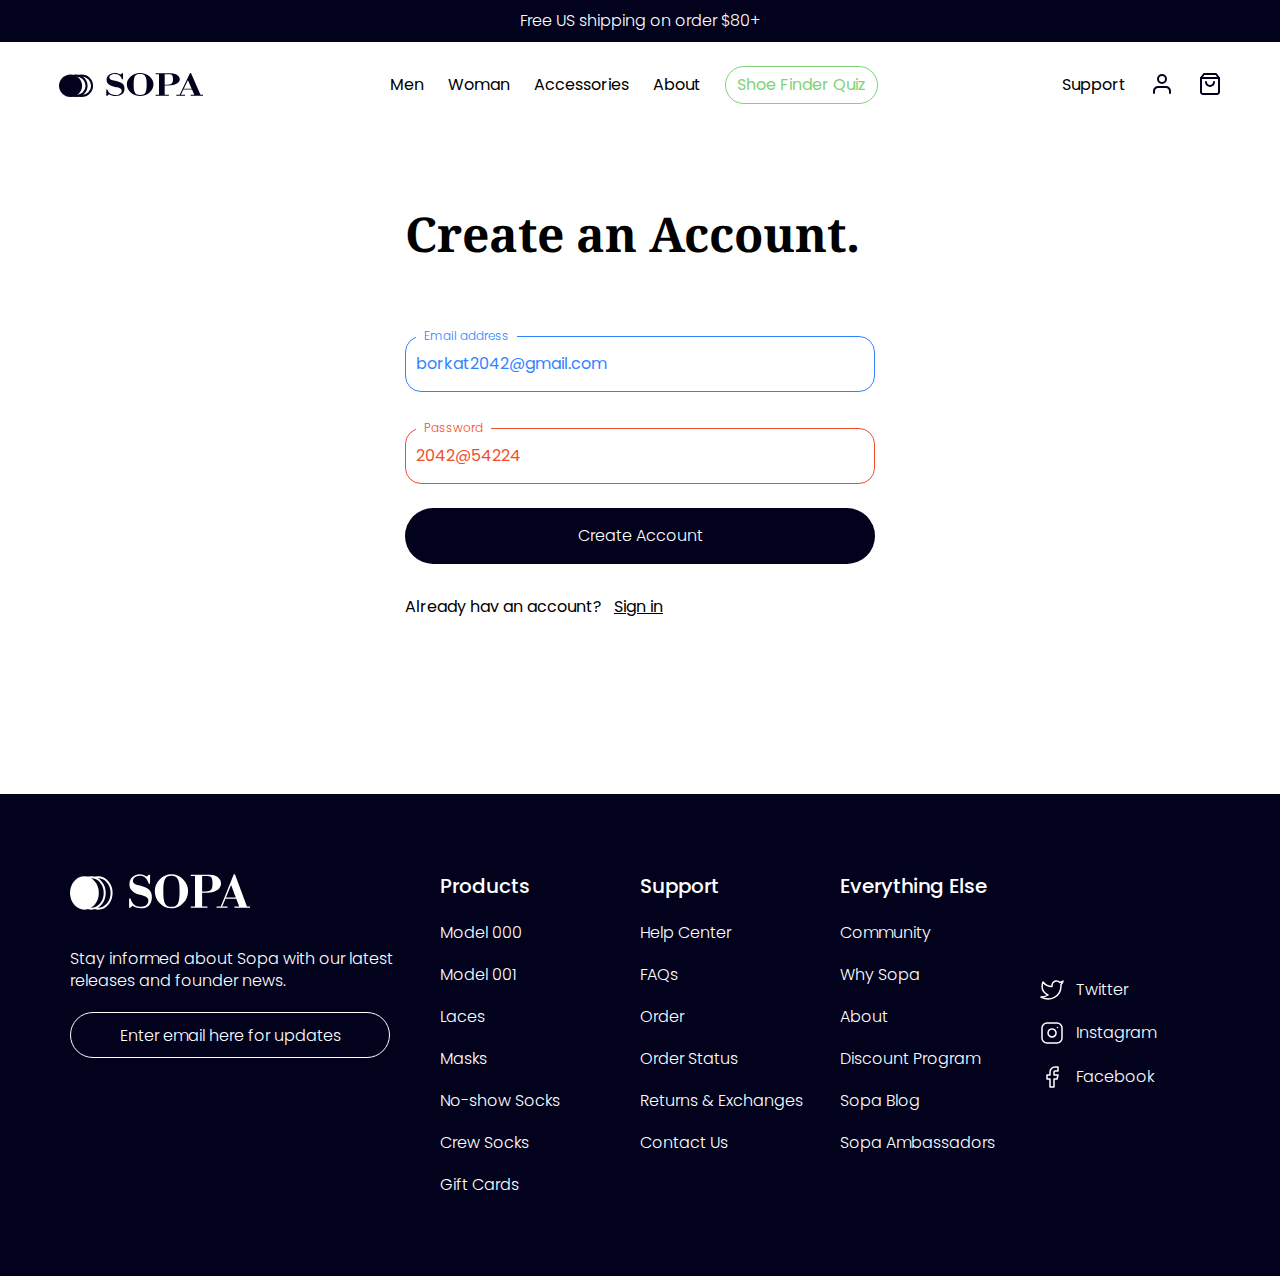
<file: register.html>
<!DOCTYPE html>
<html lang="en">
<head>
    <meta charset="UTF-8">
    <meta name="viewport" content="width=device-width, initial-scale=1, shrink-to-fit=no, user-scalable=no, viewport-fit=cover">

    <link rel="preconnect" href="https://fonts.googleapis.com">
    <link rel="preconnect" href="https://fonts.gstatic.com" crossorigin>
    <link href="https://fonts.googleapis.com/css2?family=Noto+Serif+Lao:wght@700&family=Poppins:wght@300;400;500;600;700&display=swap" rel="stylesheet">

    <link rel="stylesheet" href="styles/reset.css">
    <link rel="stylesheet" href="styles/main.css">
    <link rel="stylesheet" href="styles/header.css">
    <link rel="stylesheet" href="styles/footer.css">


    <link rel="shortcut icon" href="assets/Vector.svg" />
    <title>SOPA Register</title>
</head>
<body>
    <header>
        <div class="upper-header"><p class="U1_thin">Free US shipping on order $80+</p></div>
        <nav>
            <div class="logo-container">
                <div class="logo-header">
                    <svg width="144" height="24" viewBox="0 0 144 24" fill="none" xmlns="http://www.w3.org/2000/svg">
                        <path d="M33.0762 12.6899C33.0762 18.3395 28.379 22.9599 22.5342 22.9599C16.6894 22.9599 11.9922 18.3395 11.9922 12.6899C11.9922 7.0403 16.6894 2.41992 22.5342 2.41992C28.379 2.41992 33.0762 7.0403 33.0762 12.6899Z" fill="white" stroke="#02021D" stroke-width="2"/>
                        <path d="M27.5801 12.6899C27.5801 18.3395 22.8829 22.9599 17.0381 22.9599C11.1933 22.9599 6.49609 18.3395 6.49609 12.6899C6.49609 7.0403 11.1933 2.41992 17.0381 2.41992C22.8829 2.41992 27.5801 7.0403 27.5801 12.6899Z" fill="white" stroke="#02021D" stroke-width="2"/>
                        <path d="M23.084 12.6899C23.084 18.9142 17.9164 23.9599 11.542 23.9599C5.16752 23.9599 0 18.9142 0 12.6899C0 6.46567 5.16752 1.41992 11.542 1.41992C17.9164 1.41992 23.084 6.46567 23.084 12.6899Z" fill="#02021D"/>
                        <path d="M56.69 23.04C55.233 23.04 53.979 22.8721 52.928 22.5362C51.877 22.2003 50.9097 21.7656 50.0259 21.232L48.3419 22.6547H47.2671V16.4305H48.3778C48.6644 17.3987 49.1302 18.3077 49.7751 19.1573C50.4439 20.007 51.3396 20.6985 52.4622 21.232C53.5849 21.7458 54.9583 22.0027 56.5825 22.0027C57.9201 22.0027 59.0308 21.8248 59.9146 21.4692C60.8222 21.1135 61.503 20.6294 61.9568 20.0168C62.4345 19.3845 62.6734 18.693 62.6734 17.9421C62.6734 17.1715 62.4584 16.5491 62.0284 16.0748C61.5985 15.6006 61.0372 15.2351 60.3445 14.9782C59.6757 14.7016 58.9472 14.4842 58.159 14.3261C57.3946 14.168 56.6661 14.0198 55.9734 13.8815C54.3014 13.5259 52.8325 13.0615 51.5665 12.4885C50.3006 11.8957 49.3093 11.135 48.5927 10.2063C47.9001 9.27758 47.5537 8.12165 47.5537 6.73849C47.5537 5.21702 47.9478 3.96229 48.7361 2.97432C49.5243 1.98634 50.5633 1.25524 51.8531 0.781018C53.143 0.287032 54.5164 0.0400391 55.9734 0.0400391C57.0483 0.0400391 58.0037 0.168475 58.8397 0.425347C59.6996 0.68222 60.6072 1.05765 61.5627 1.55164L62.96 0.306792H64.0707V6.35318H62.9958C62.3031 4.47603 61.3716 3.13239 60.2012 2.32225C59.0308 1.49236 57.5976 1.07741 55.9018 1.07741C54.8747 1.07741 53.9312 1.21573 53.0713 1.49236C52.2353 1.74923 51.5665 2.12466 51.0649 2.61865C50.5633 3.11263 50.3125 3.69554 50.3125 4.36736C50.3125 4.99966 50.5275 5.52329 50.9574 5.93823C51.3874 6.33342 51.9487 6.64957 52.6414 6.88669C53.3341 7.1238 54.0745 7.3214 54.8627 7.47947C55.651 7.63755 56.4034 7.78574 57.1199 7.92406C58.9352 8.27973 60.4639 8.77372 61.706 9.40602C62.948 10.0186 63.8915 10.8287 64.5364 11.8364C65.1814 12.8442 65.5038 14.1088 65.5038 15.6302C65.5038 17.9619 64.7395 19.7797 63.2108 21.0839C61.706 22.388 59.5324 23.04 56.69 23.04Z" fill="#02021D"/>
                        <path d="M81.1371 23.04C79.274 23.04 77.5303 22.7239 75.9061 22.0916C74.3058 21.4593 72.8965 20.5997 71.6784 19.513C70.4841 18.4262 69.5406 17.1912 68.8479 15.8081C68.1791 14.4249 67.8447 12.9726 67.8447 11.4511C67.8447 9.92964 68.1791 8.4872 68.8479 7.1238C69.5406 5.74064 70.4841 4.52543 71.6784 3.47818C72.8965 2.41117 74.3058 1.5714 75.9061 0.958852C77.5303 0.34631 79.274 0.0400391 81.1371 0.0400391C83.0002 0.0400391 84.7438 0.34631 86.368 0.958852C87.9923 1.5714 89.4015 2.41117 90.5958 3.47818C91.814 4.52543 92.7575 5.74064 93.4263 7.1238C94.1189 8.4872 94.4653 9.92964 94.4653 11.4511C94.4653 12.9726 94.1189 14.4249 93.4263 15.8081C92.7575 17.1912 91.814 18.4262 90.5958 19.513C89.4015 20.5997 87.9923 21.4593 86.368 22.0916C84.7438 22.7239 83.0002 23.04 81.1371 23.04ZM81.1013 22.0027C82.3194 22.0027 83.3465 21.8545 84.1825 21.5581C85.0185 21.2419 85.6873 20.6985 86.1889 19.9279C86.7144 19.1573 87.0846 18.0903 87.2996 16.7269C87.5384 15.3635 87.6579 13.6247 87.6579 11.5104C87.6579 9.39614 87.5384 7.66719 87.2996 6.32354C87.0846 4.96014 86.7144 3.90301 86.1889 3.15215C85.6873 2.38153 85.0185 1.84803 84.1825 1.55164C83.3465 1.23549 82.3194 1.07741 81.1013 1.07741C79.907 1.07741 78.8918 1.23549 78.0558 1.55164C77.2437 1.84803 76.5869 2.37165 76.0853 3.12251C75.5837 3.87337 75.2134 4.9305 74.9746 6.2939C74.7596 7.63755 74.6521 9.35662 74.6521 11.4511C74.6521 13.6049 74.7596 15.3734 74.9746 16.7565C75.2134 18.1199 75.5837 19.1869 76.0853 19.9576C76.6107 20.7084 77.2795 21.2419 78.0917 21.5581C78.9277 21.8545 79.9309 22.0027 81.1013 22.0027Z" fill="#02021D"/>
                        <path d="M105.473 12.5181V11.629H108.447C109.761 11.629 110.824 11.4906 111.636 11.214C112.448 10.9176 113.045 10.3841 113.427 9.61349C113.809 8.82311 114.001 7.68695 114.001 6.20499C114.001 4.80207 113.845 3.74493 113.535 3.03359C113.224 2.32225 112.758 1.83815 112.137 1.58128C111.54 1.3244 110.788 1.19597 109.88 1.19597H96.6237V0.306792H111.672C113.391 0.306792 114.932 0.563664 116.294 1.07741C117.679 1.59116 118.778 2.3025 119.59 3.21143C120.402 4.10061 120.808 5.1281 120.808 6.2939C120.808 7.51899 120.306 8.60576 119.303 9.55421C118.324 10.4829 116.915 11.214 115.075 11.7475C113.236 12.2613 111.027 12.5181 108.447 12.5181H105.473ZM96.6237 22.6547V21.7656H109.916V22.6547H96.6237ZM100.027 22.2101V0.306792H105.688V22.2101H100.027Z" fill="#02021D"/>
                        <path d="M135.509 22.2101L128.952 7.36091H128.809L128.594 6.26427L131.03 0.0400391H131.962L141.707 22.2101H135.509ZM117.308 22.6547V21.7656H126.05V22.6547H117.308ZM123.721 16.6083V15.7488H136.046V16.6083H123.721ZM131.567 22.6547V21.7656H144V22.6547H131.567ZM120.461 22.2101L131.03 0.0400391H131.962L130.098 4.75267L121.643 22.2101H120.461Z" fill="#02021D"/>
                    </svg>
            </div>
            <div class="header-spacing"></div>
            </div>

            <div class="U1 header-center-menu">
                <a href="">Men</a>
                <a href="">Woman</a>
                <a href="">Accessories</a>
                <a href="">About</a>
                <a class="ye-gr-text bordered" href="">Shoe Finder Quiz</a>
            </div>
            <div class="side-menu-container">
                <div class="header-spacing"></div>
                <div class="header-right-menu">
                    <a class="U1" href="">Support</a>
                    <a href="">
                        <svg width="24" height="24" viewBox="0 0 24 24" fill="none" xmlns="http://www.w3.org/2000/svg">
                            <path d="M20 21V19C20 17.9391 19.5786 16.9217 18.8284 16.1716C18.0783 15.4214 17.0609 15 16 15H8C6.93913 15 5.92172 15.4214 5.17157 16.1716C4.42143 16.9217 4 17.9391 4 19V21" stroke="#02021D" stroke-width="2" stroke-linecap="round" stroke-linejoin="round"/>
                            <path d="M12 11C14.2091 11 16 9.20914 16 7C16 4.79086 14.2091 3 12 3C9.79086 3 8 4.79086 8 7C8 9.20914 9.79086 11 12 11Z" stroke="#02021D" stroke-width="2" stroke-linecap="round" stroke-linejoin="round"/>
                        </svg>
                    </a>
                    <a href="">
                        <svg width="24" height="24" viewBox="0 0 24 24" fill="none" xmlns="http://www.w3.org/2000/svg">
                            <path d="M6 2L3 6V20C3 20.5304 3.21071 21.0391 3.58579 21.4142C3.96086 21.7893 4.46957 22 5 22H19C19.5304 22 20.0391 21.7893 20.4142 21.4142C20.7893 21.0391 21 20.5304 21 20V6L18 2H6Z" stroke="#02021D" stroke-width="2" stroke-linecap="round" stroke-linejoin="round"/>
                            <path d="M3 6H21" stroke="#02021D" stroke-width="2" stroke-linecap="round" stroke-linejoin="round"/>
                            <path d="M16 10C16 11.0609 15.5786 12.0783 14.8284 12.8284C14.0783 13.5786 13.0609 14 12 14C10.9391 14 9.92172 13.5786 9.17157 12.8284C8.42143 12.0783 8 11.0609 8 10" stroke="#02021D" stroke-width="2" stroke-linecap="round" stroke-linejoin="round"/>
                        </svg>
                    </a>
                </div>
            </div>
            
        </nav>
    </header>
    <div class="main-content">

        <div class="reg-form-full">
            <div class="T4" style="height: 56px;"><label for="">Create an Account.</label></div>
            <div class="reg-form-bottom">
                <div class="reg-form">
                    <form action="">
                        <fieldset id="login">
                            <legend>Email address</legend>
                            <input class="reg-input U1 login" type="text" placeholder="borkat2042@gmail.com">
                        </fieldset>
                        <fieldset id="password">
                            <legend>Password</legend>
                            <input class="reg-input U1 password" type="password" placeholder="2042@54224">
                        </fieldset>
                        <button class="submit-button U1_thin">Create Account</button>
                        
                    </form>
                </div>
                <div class="U1" style="height: 22px;">
                    <p class="log-reg">Already hav an account?
                    <a style="text-decoration: underline" href="">Sign in</a></p>
                </div>
            </div>
        </div>

    </div>

    <footer class="text_footer U1_thin">
        <div class="logo_footer_box">
            <div class="logo-footer">
                <svg width="180" height="36" viewBox="0 0 180 36" fill="none" xmlns="http://www.w3.org/2000/svg">
                    <path d="M41.5952 19.0199C41.5952 27.8086 35.4533 34.6799 28.1677 34.6799C20.8821 34.6799 14.7402 27.8086 14.7402 19.0199C14.7402 10.2312 20.8821 3.35986 28.1677 3.35986C35.4533 3.35986 41.5952 10.2312 41.5952 19.0199Z" fill="#02021D" stroke="white" stroke-width="2"/>
                    <path d="M34.7251 19.0199C34.7251 27.8086 28.5832 34.6799 21.2976 34.6799C14.012 34.6799 7.87012 27.8086 7.87012 19.0199C7.87012 10.2312 14.012 3.35986 21.2976 3.35986C28.5832 3.35986 34.7251 10.2312 34.7251 19.0199Z" fill="#02021D" stroke="white" stroke-width="2"/>
                    <path d="M28.855 19.0199C28.855 28.2209 22.3956 35.6799 14.4275 35.6799C6.4594 35.6799 0 28.2209 0 19.0199C0 9.8188 6.4594 2.35986 14.4275 2.35986C22.3956 2.35986 28.855 9.8188 28.855 19.0199Z" fill="white"/>
                    <path d="M70.8626 34.3198C69.0413 34.3198 67.4738 34.0715 66.1601 33.575C64.8464 33.0784 63.6372 32.4358 62.5325 31.6471L60.4276 33.7502H59.084V24.5492H60.4723C60.8306 25.9805 61.4128 27.3241 62.219 28.5801C63.055 29.8361 64.1746 30.8585 65.5779 31.6471C66.9812 32.4066 68.698 32.7863 70.7283 32.7863C72.4003 32.7863 73.7886 32.5234 74.8933 31.9977C76.0279 31.4719 76.8788 30.7562 77.4461 29.8508C78.0432 28.916 78.3418 27.8937 78.3418 26.7837C78.3418 25.6446 78.0731 24.7245 77.5357 24.0234C76.9982 23.3224 76.2966 22.782 75.4308 22.4023C74.5948 21.9934 73.6841 21.6721 72.6988 21.4384C71.7434 21.2047 70.8328 20.9856 69.9669 20.7812C67.8769 20.2554 66.0407 19.569 64.4583 18.7219C62.8758 17.8456 61.6368 16.721 60.7411 15.3482C59.8752 13.9753 59.4423 12.2666 59.4423 10.2219C59.4423 7.97275 59.9349 6.11793 60.9202 4.65745C61.9055 3.19697 63.2043 2.11621 64.8165 1.41518C66.4288 0.684944 68.1456 0.319824 69.9669 0.319824C71.3105 0.319824 72.5048 0.509686 73.5498 0.88941C74.6246 1.26914 75.7592 1.82412 76.9535 2.55436L78.7001 0.714154H80.0885V9.6523H78.7449C77.879 6.87738 76.7146 4.89113 75.2516 3.69353C73.7886 2.46673 71.9972 1.85333 69.8773 1.85333C68.5935 1.85333 67.4141 2.0578 66.3393 2.46673C65.2943 2.84646 64.4583 3.40144 63.8313 4.13168C63.2043 4.86192 62.8908 5.7236 62.8908 6.71673C62.8908 7.65144 63.1595 8.42549 63.6969 9.0389C64.2343 9.62309 64.936 10.0904 65.8018 10.441C66.6677 10.7915 67.5933 11.0836 68.5785 11.3172C69.5638 11.5509 70.5043 11.77 71.4 11.9745C73.6692 12.5002 75.58 13.2305 77.1326 14.1652C78.6852 15.0707 79.8645 16.2683 80.6707 17.758C81.4768 19.2477 81.8799 21.1171 81.8799 23.3662C81.8799 26.813 80.9245 29.5002 79.0136 31.4281C77.1326 33.3559 74.4156 34.3198 70.8626 34.3198Z" fill="white"/>
                    <path d="M101.421 34.3198C99.0926 34.3198 96.9131 33.8525 94.8828 32.9178C92.8823 31.9831 91.1208 30.7124 89.5981 29.1059C88.1052 27.4994 86.9259 25.6738 86.06 23.6291C85.224 21.5844 84.806 19.4375 84.806 17.1884C84.806 14.9392 85.224 12.8069 86.06 10.7915C86.9259 8.7468 88.1052 6.95041 89.5981 5.4023C91.1208 3.82498 92.8823 2.58357 94.8828 1.67807C96.9131 0.772573 99.0926 0.319824 101.421 0.319824C103.75 0.319824 105.93 0.772573 107.96 1.67807C109.99 2.58357 111.752 3.82498 113.245 5.4023C114.768 6.95041 115.947 8.7468 116.783 10.7915C117.649 12.8069 118.082 14.9392 118.082 17.1884C118.082 19.4375 117.649 21.5844 116.783 23.6291C115.947 25.6738 114.768 27.4994 113.245 29.1059C111.752 30.7124 109.99 31.9831 107.96 32.9178C105.93 33.8525 103.75 34.3198 101.421 34.3198ZM101.377 32.7863C102.899 32.7863 104.183 32.5672 105.228 32.1291C106.273 31.6617 107.109 30.8585 107.736 29.7193C108.393 28.5801 108.856 27.0028 109.125 24.9873C109.423 22.9719 109.572 20.4014 109.572 17.276C109.572 14.1506 109.423 11.5947 109.125 9.60848C108.856 7.59302 108.393 6.0303 107.736 4.92034C107.109 3.78116 106.273 2.9925 105.228 2.55436C104.183 2.08701 102.899 1.85333 101.377 1.85333C99.8838 1.85333 98.6149 2.08701 97.5699 2.55436C96.5548 2.9925 95.7337 3.76656 95.1067 4.87652C94.4797 5.98649 94.0169 7.5492 93.7183 9.56467C93.4496 11.5509 93.3153 14.0922 93.3153 17.1884C93.3153 20.3722 93.4496 22.9865 93.7183 25.0312C94.0169 27.0466 94.4797 28.6239 95.1067 29.7631C95.7636 30.8731 96.5996 31.6617 97.6147 32.1291C98.6597 32.5672 99.9137 32.7863 101.377 32.7863Z" fill="white"/>
                    <path d="M131.842 18.7657V17.4513H135.559C137.201 17.4513 138.53 17.2468 139.545 16.8379C140.56 16.3997 141.306 15.6111 141.784 14.4719C142.262 13.3035 142.501 11.6239 142.501 9.43323C142.501 7.35934 142.307 5.79663 141.919 4.74508C141.53 3.69353 140.948 2.9779 140.172 2.59817C139.425 2.21845 138.485 2.02859 137.35 2.02859H120.78V0.714154H139.59C141.739 0.714154 143.665 1.09388 145.367 1.85333C147.099 2.61278 148.472 3.66433 149.487 5.00797C150.502 6.3224 151.01 7.8413 151.01 9.56467C151.01 11.3757 150.383 12.9822 149.129 14.3843C147.905 15.7571 146.143 16.8379 143.844 17.6265C141.545 18.386 138.784 18.7657 135.559 18.7657H131.842ZM120.78 33.7502V32.4358H137.395V33.7502H120.78ZM125.034 33.093V0.714154H132.111V33.093H125.034Z" fill="white"/>
                    <path d="M169.386 33.093L161.19 11.142H161.011L160.742 9.52085L163.788 0.319824H164.952L177.134 33.093H169.386ZM146.635 33.7502V32.4358H157.562V33.7502H146.635ZM154.651 24.8121V23.5415H170.058V24.8121H154.651ZM164.459 33.7502V32.4358H180V33.7502H164.459ZM150.576 33.093L163.788 0.319824H164.952L162.623 7.28632L152.054 33.093H150.576Z" fill="white"/>
                </svg>
                    
            </div>
            <div>
                <p>Stay informed about Sopa with our latest <br>
                    releases and founder news.</p>
                    <button class="button-footer U1_thin">Enter email here for updates</button>
            </div>
            
        </div>
        <div>
            <div>
                <a class="P1" href="">Products</a>
                <ul>
                    <li><a href="">Model 000</a></li>
                    <li><a href="">Model 001</a></li>
                    <li><a href="">Laces</a></li>
                    <li><a href="">Masks</a></li>
                    <li><a href="">No-show Socks</a></li>
                    <li><a href="">Crew Socks</a></li>
                    <li><a href="">Gift Cards</a></li>
                </ul>
            </div>
            <div>
                <a class="P1" href="">Support</a>
                <ul>
                    <li><a href="">Help Center</a></li>
                    <li><a href="">FAQs</a></li>
                    <li><a href="">Order</a></li>
                    <li><a href="">Order Status</a></li>
                    <li><a href="">Returns & Exchanges</a></li>
                    <li><a href="">Contact Us</a></li>
                </ul>
            </div>
            <div>
                <a class="P1" href="">Everything Else</a>
                <ul>
                    <li><a href="">Community</a></li>
                    <li><a href="">Why Sopa</a></li>
                    <li><a href="">About</a></li>
                    <li><a href="">Discount Program</a></li>
                    <li><a href="">Sopa Blog</a></li>
                    <li><a href="">Sopa Ambassadors</a></li>
                </ul>
            </div>
            <div>
                <ul>
                    <li><a href="">
                        <svg width="24" height="20" viewBox="0 0 24 20" fill="none" xmlns="http://www.w3.org/2000/svg">
                            <path d="M23 0.999802C22.0424 1.67528 20.9821 2.19191 19.86 2.5298C19.2577 1.83731 18.4573 1.34649 17.567 1.12373C16.6767 0.900962 15.7395 0.956997 14.8821 1.28426C14.0247 1.61151 13.2884 2.1942 12.773 2.95352C12.2575 3.71283 11.9877 4.61214 12 5.5298V6.5298C10.2426 6.57537 8.50127 6.18561 6.93101 5.39525C5.36074 4.60488 4.01032 3.43844 3 1.9998C3 1.9998 -1 10.9998 8 14.9998C5.94053 16.3978 3.48716 17.0987 1 16.9998C10 21.9998 21 16.9998 21 5.4998C20.9991 5.22126 20.9723 4.9434 20.92 4.6698C21.9406 3.6633 22.6608 2.39251 23 0.999802Z" stroke="white" stroke-width="1.5" stroke-linecap="round" stroke-linejoin="round"/>
                        </svg>
                        <div>Twitter</div>
                        </a></li>
                    <li><a href="">
                        <svg width="24" height="24" viewBox="0 0 24 24" fill="none" xmlns="http://www.w3.org/2000/svg">
                            <path d="M17 2H7C4.23858 2 2 4.23858 2 7V17C2 19.7614 4.23858 22 7 22H17C19.7614 22 22 19.7614 22 17V7C22 4.23858 19.7614 2 17 2Z" stroke="white" stroke-width="1.5" stroke-linecap="round" stroke-linejoin="round"/>
                            <path d="M16 11.3698C16.1234 12.2021 15.9812 13.052 15.5937 13.7988C15.2062 14.5456 14.5931 15.1512 13.8416 15.5295C13.0901 15.9077 12.2384 16.0394 11.4077 15.9057C10.5771 15.7721 9.80971 15.3799 9.21479 14.785C8.61987 14.1901 8.22768 13.4227 8.09402 12.592C7.96035 11.7614 8.09202 10.9097 8.47028 10.1582C8.84854 9.40667 9.45414 8.79355 10.2009 8.40605C10.9477 8.01856 11.7977 7.8764 12.63 7.99981C13.4789 8.1257 14.2648 8.52128 14.8716 9.12812C15.4785 9.73496 15.8741 10.5209 16 11.3698Z" stroke="white" stroke-width="1.5" stroke-linecap="round" stroke-linejoin="round"/>
                            <path d="M17.5 6.5H17.51" stroke="white" stroke-width="1.5" stroke-linecap="round" stroke-linejoin="round"/>
                        </svg>
                        <div>Instagram</div>
                        </a></li>
                    <li><a href="">
                        <svg width="24" height="24" viewBox="0 0 24 24" fill="none" xmlns="http://www.w3.org/2000/svg">
                            <path d="M18 2H15C13.6739 2 12.4021 2.52678 11.4645 3.46447C10.5268 4.40215 10 5.67392 10 7V10H7V14H10V22H14V14H17L18 10H14V7C14 6.73478 14.1054 6.48043 14.2929 6.29289C14.4804 6.10536 14.7348 6 15 6H18V2Z" stroke="white" stroke-width="1.5" stroke-linecap="round" stroke-linejoin="round"/>
                        </svg>
                        <div>Facebook</div>
                        </a></li>
                </ul>
            </div>
        </div>

    </footer>
</body>
</html>
</file>
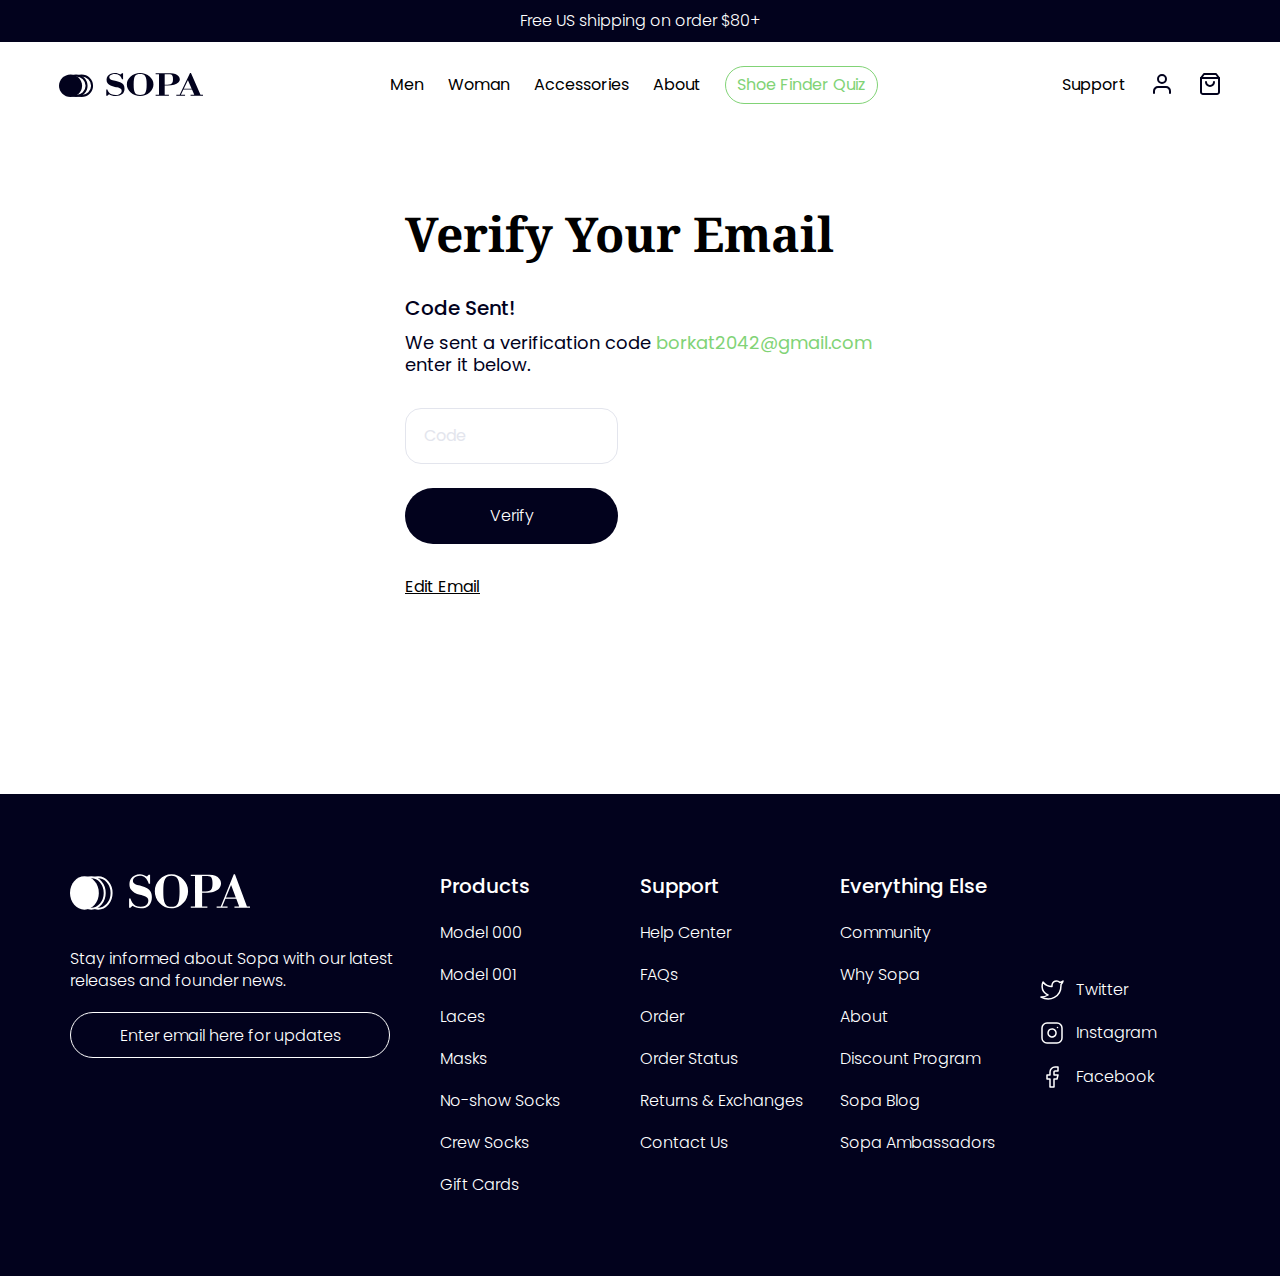
<file: verify.html>
<!DOCTYPE html>
<html lang="en">
<head>
    <meta charset="UTF-8">
    <meta name="viewport" content="width=device-width, initial-scale=1, shrink-to-fit=no, user-scalable=no, viewport-fit=cover">

    <link rel="preconnect" href="https://fonts.googleapis.com">
    <link rel="preconnect" href="https://fonts.gstatic.com" crossorigin>
    <link href="https://fonts.googleapis.com/css2?family=Noto+Serif+Lao:wght@700&family=Poppins:wght@300;400;500;600;700&display=swap" rel="stylesheet">

    <link rel="stylesheet" href="styles/reset.css">
    <link rel="stylesheet" href="styles/main.css">
    <link rel="stylesheet" href="styles/header.css">
    <link rel="stylesheet" href="styles/footer.css">


    <link rel="shortcut icon" href="assets/Vector.svg" />
    <title>SOPA Verify</title>
</head>
<body>
    <header>
        <div class="upper-header"><p class="U1_thin">Free US shipping on order $80+</p></div>
        <nav>
            <div class="logo-container">
                <div class="logo-header">
                    <svg width="144" height="24" viewBox="0 0 144 24" fill="none" xmlns="http://www.w3.org/2000/svg">
                        <path d="M33.0762 12.6899C33.0762 18.3395 28.379 22.9599 22.5342 22.9599C16.6894 22.9599 11.9922 18.3395 11.9922 12.6899C11.9922 7.0403 16.6894 2.41992 22.5342 2.41992C28.379 2.41992 33.0762 7.0403 33.0762 12.6899Z" fill="white" stroke="#02021D" stroke-width="2"/>
                        <path d="M27.5801 12.6899C27.5801 18.3395 22.8829 22.9599 17.0381 22.9599C11.1933 22.9599 6.49609 18.3395 6.49609 12.6899C6.49609 7.0403 11.1933 2.41992 17.0381 2.41992C22.8829 2.41992 27.5801 7.0403 27.5801 12.6899Z" fill="white" stroke="#02021D" stroke-width="2"/>
                        <path d="M23.084 12.6899C23.084 18.9142 17.9164 23.9599 11.542 23.9599C5.16752 23.9599 0 18.9142 0 12.6899C0 6.46567 5.16752 1.41992 11.542 1.41992C17.9164 1.41992 23.084 6.46567 23.084 12.6899Z" fill="#02021D"/>
                        <path d="M56.69 23.04C55.233 23.04 53.979 22.8721 52.928 22.5362C51.877 22.2003 50.9097 21.7656 50.0259 21.232L48.3419 22.6547H47.2671V16.4305H48.3778C48.6644 17.3987 49.1302 18.3077 49.7751 19.1573C50.4439 20.007 51.3396 20.6985 52.4622 21.232C53.5849 21.7458 54.9583 22.0027 56.5825 22.0027C57.9201 22.0027 59.0308 21.8248 59.9146 21.4692C60.8222 21.1135 61.503 20.6294 61.9568 20.0168C62.4345 19.3845 62.6734 18.693 62.6734 17.9421C62.6734 17.1715 62.4584 16.5491 62.0284 16.0748C61.5985 15.6006 61.0372 15.2351 60.3445 14.9782C59.6757 14.7016 58.9472 14.4842 58.159 14.3261C57.3946 14.168 56.6661 14.0198 55.9734 13.8815C54.3014 13.5259 52.8325 13.0615 51.5665 12.4885C50.3006 11.8957 49.3093 11.135 48.5927 10.2063C47.9001 9.27758 47.5537 8.12165 47.5537 6.73849C47.5537 5.21702 47.9478 3.96229 48.7361 2.97432C49.5243 1.98634 50.5633 1.25524 51.8531 0.781018C53.143 0.287032 54.5164 0.0400391 55.9734 0.0400391C57.0483 0.0400391 58.0037 0.168475 58.8397 0.425347C59.6996 0.68222 60.6072 1.05765 61.5627 1.55164L62.96 0.306792H64.0707V6.35318H62.9958C62.3031 4.47603 61.3716 3.13239 60.2012 2.32225C59.0308 1.49236 57.5976 1.07741 55.9018 1.07741C54.8747 1.07741 53.9312 1.21573 53.0713 1.49236C52.2353 1.74923 51.5665 2.12466 51.0649 2.61865C50.5633 3.11263 50.3125 3.69554 50.3125 4.36736C50.3125 4.99966 50.5275 5.52329 50.9574 5.93823C51.3874 6.33342 51.9487 6.64957 52.6414 6.88669C53.3341 7.1238 54.0745 7.3214 54.8627 7.47947C55.651 7.63755 56.4034 7.78574 57.1199 7.92406C58.9352 8.27973 60.4639 8.77372 61.706 9.40602C62.948 10.0186 63.8915 10.8287 64.5364 11.8364C65.1814 12.8442 65.5038 14.1088 65.5038 15.6302C65.5038 17.9619 64.7395 19.7797 63.2108 21.0839C61.706 22.388 59.5324 23.04 56.69 23.04Z" fill="#02021D"/>
                        <path d="M81.1371 23.04C79.274 23.04 77.5303 22.7239 75.9061 22.0916C74.3058 21.4593 72.8965 20.5997 71.6784 19.513C70.4841 18.4262 69.5406 17.1912 68.8479 15.8081C68.1791 14.4249 67.8447 12.9726 67.8447 11.4511C67.8447 9.92964 68.1791 8.4872 68.8479 7.1238C69.5406 5.74064 70.4841 4.52543 71.6784 3.47818C72.8965 2.41117 74.3058 1.5714 75.9061 0.958852C77.5303 0.34631 79.274 0.0400391 81.1371 0.0400391C83.0002 0.0400391 84.7438 0.34631 86.368 0.958852C87.9923 1.5714 89.4015 2.41117 90.5958 3.47818C91.814 4.52543 92.7575 5.74064 93.4263 7.1238C94.1189 8.4872 94.4653 9.92964 94.4653 11.4511C94.4653 12.9726 94.1189 14.4249 93.4263 15.8081C92.7575 17.1912 91.814 18.4262 90.5958 19.513C89.4015 20.5997 87.9923 21.4593 86.368 22.0916C84.7438 22.7239 83.0002 23.04 81.1371 23.04ZM81.1013 22.0027C82.3194 22.0027 83.3465 21.8545 84.1825 21.5581C85.0185 21.2419 85.6873 20.6985 86.1889 19.9279C86.7144 19.1573 87.0846 18.0903 87.2996 16.7269C87.5384 15.3635 87.6579 13.6247 87.6579 11.5104C87.6579 9.39614 87.5384 7.66719 87.2996 6.32354C87.0846 4.96014 86.7144 3.90301 86.1889 3.15215C85.6873 2.38153 85.0185 1.84803 84.1825 1.55164C83.3465 1.23549 82.3194 1.07741 81.1013 1.07741C79.907 1.07741 78.8918 1.23549 78.0558 1.55164C77.2437 1.84803 76.5869 2.37165 76.0853 3.12251C75.5837 3.87337 75.2134 4.9305 74.9746 6.2939C74.7596 7.63755 74.6521 9.35662 74.6521 11.4511C74.6521 13.6049 74.7596 15.3734 74.9746 16.7565C75.2134 18.1199 75.5837 19.1869 76.0853 19.9576C76.6107 20.7084 77.2795 21.2419 78.0917 21.5581C78.9277 21.8545 79.9309 22.0027 81.1013 22.0027Z" fill="#02021D"/>
                        <path d="M105.473 12.5181V11.629H108.447C109.761 11.629 110.824 11.4906 111.636 11.214C112.448 10.9176 113.045 10.3841 113.427 9.61349C113.809 8.82311 114.001 7.68695 114.001 6.20499C114.001 4.80207 113.845 3.74493 113.535 3.03359C113.224 2.32225 112.758 1.83815 112.137 1.58128C111.54 1.3244 110.788 1.19597 109.88 1.19597H96.6237V0.306792H111.672C113.391 0.306792 114.932 0.563664 116.294 1.07741C117.679 1.59116 118.778 2.3025 119.59 3.21143C120.402 4.10061 120.808 5.1281 120.808 6.2939C120.808 7.51899 120.306 8.60576 119.303 9.55421C118.324 10.4829 116.915 11.214 115.075 11.7475C113.236 12.2613 111.027 12.5181 108.447 12.5181H105.473ZM96.6237 22.6547V21.7656H109.916V22.6547H96.6237ZM100.027 22.2101V0.306792H105.688V22.2101H100.027Z" fill="#02021D"/>
                        <path d="M135.509 22.2101L128.952 7.36091H128.809L128.594 6.26427L131.03 0.0400391H131.962L141.707 22.2101H135.509ZM117.308 22.6547V21.7656H126.05V22.6547H117.308ZM123.721 16.6083V15.7488H136.046V16.6083H123.721ZM131.567 22.6547V21.7656H144V22.6547H131.567ZM120.461 22.2101L131.03 0.0400391H131.962L130.098 4.75267L121.643 22.2101H120.461Z" fill="#02021D"/>
                    </svg>
            </div>
            <div class="header-spacing"></div>
            </div>

            <div class="U1 header-center-menu">
                <a href="">Men</a>
                <a href="">Woman</a>
                <a href="">Accessories</a>
                <a href="">About</a>
                <a class="ye-gr-text bordered" href="">Shoe Finder Quiz</a>
            </div>
            <div class="side-menu-container">
                <div class="header-spacing"></div>
                <div class="header-right-menu">
                    <a class="U1" href="">Support</a>
                    <a href="">
                        <svg width="24" height="24" viewBox="0 0 24 24" fill="none" xmlns="http://www.w3.org/2000/svg">
                            <path d="M20 21V19C20 17.9391 19.5786 16.9217 18.8284 16.1716C18.0783 15.4214 17.0609 15 16 15H8C6.93913 15 5.92172 15.4214 5.17157 16.1716C4.42143 16.9217 4 17.9391 4 19V21" stroke="#02021D" stroke-width="2" stroke-linecap="round" stroke-linejoin="round"/>
                            <path d="M12 11C14.2091 11 16 9.20914 16 7C16 4.79086 14.2091 3 12 3C9.79086 3 8 4.79086 8 7C8 9.20914 9.79086 11 12 11Z" stroke="#02021D" stroke-width="2" stroke-linecap="round" stroke-linejoin="round"/>
                        </svg>
                    </a>
                    <a href="">
                        <svg width="24" height="24" viewBox="0 0 24 24" fill="none" xmlns="http://www.w3.org/2000/svg">
                            <path d="M6 2L3 6V20C3 20.5304 3.21071 21.0391 3.58579 21.4142C3.96086 21.7893 4.46957 22 5 22H19C19.5304 22 20.0391 21.7893 20.4142 21.4142C20.7893 21.0391 21 20.5304 21 20V6L18 2H6Z" stroke="#02021D" stroke-width="2" stroke-linecap="round" stroke-linejoin="round"/>
                            <path d="M3 6H21" stroke="#02021D" stroke-width="2" stroke-linecap="round" stroke-linejoin="round"/>
                            <path d="M16 10C16 11.0609 15.5786 12.0783 14.8284 12.8284C14.0783 13.5786 13.0609 14 12 14C10.9391 14 9.92172 13.5786 9.17157 12.8284C8.42143 12.0783 8 11.0609 8 10" stroke="#02021D" stroke-width="2" stroke-linecap="round" stroke-linejoin="round"/>
                        </svg>
                    </a>
                </div>
            </div>
            
        </nav>
    </header>
    <div class="main-content">
        <div class="verification-form-full">
            <div class="verification-text">
                <div class="T4" style="height: 56px;"><label for="">Verify Your Email</label></div>
                <div>
                    <p class="P1-bold">Code Sent!</p>
                    <p class="P2">We sent a verification code <span>borkat2042@gmail.com</span> enter it below.</p>
                </div>
                
            </div>
            <div class="verification-input-form">
                <div class="verification-input">
                    <input class="ver-input U1" type="text" placeholder="Code">
                    <button class="submit-button U1_thin">Verify</button>
                </div>
                <a class="U1" style="text-decoration: underline" href="">Edit Email</a>
            </div>
        </div>
     
    </div>

    <footer class="text_footer U1_thin">
        <div class="logo_footer_box">
            <div class="logo-footer">
                <svg width="180" height="36" viewBox="0 0 180 36" fill="none" xmlns="http://www.w3.org/2000/svg">
                    <path d="M41.5952 19.0199C41.5952 27.8086 35.4533 34.6799 28.1677 34.6799C20.8821 34.6799 14.7402 27.8086 14.7402 19.0199C14.7402 10.2312 20.8821 3.35986 28.1677 3.35986C35.4533 3.35986 41.5952 10.2312 41.5952 19.0199Z" fill="#02021D" stroke="white" stroke-width="2"/>
                    <path d="M34.7251 19.0199C34.7251 27.8086 28.5832 34.6799 21.2976 34.6799C14.012 34.6799 7.87012 27.8086 7.87012 19.0199C7.87012 10.2312 14.012 3.35986 21.2976 3.35986C28.5832 3.35986 34.7251 10.2312 34.7251 19.0199Z" fill="#02021D" stroke="white" stroke-width="2"/>
                    <path d="M28.855 19.0199C28.855 28.2209 22.3956 35.6799 14.4275 35.6799C6.4594 35.6799 0 28.2209 0 19.0199C0 9.8188 6.4594 2.35986 14.4275 2.35986C22.3956 2.35986 28.855 9.8188 28.855 19.0199Z" fill="white"/>
                    <path d="M70.8626 34.3198C69.0413 34.3198 67.4738 34.0715 66.1601 33.575C64.8464 33.0784 63.6372 32.4358 62.5325 31.6471L60.4276 33.7502H59.084V24.5492H60.4723C60.8306 25.9805 61.4128 27.3241 62.219 28.5801C63.055 29.8361 64.1746 30.8585 65.5779 31.6471C66.9812 32.4066 68.698 32.7863 70.7283 32.7863C72.4003 32.7863 73.7886 32.5234 74.8933 31.9977C76.0279 31.4719 76.8788 30.7562 77.4461 29.8508C78.0432 28.916 78.3418 27.8937 78.3418 26.7837C78.3418 25.6446 78.0731 24.7245 77.5357 24.0234C76.9982 23.3224 76.2966 22.782 75.4308 22.4023C74.5948 21.9934 73.6841 21.6721 72.6988 21.4384C71.7434 21.2047 70.8328 20.9856 69.9669 20.7812C67.8769 20.2554 66.0407 19.569 64.4583 18.7219C62.8758 17.8456 61.6368 16.721 60.7411 15.3482C59.8752 13.9753 59.4423 12.2666 59.4423 10.2219C59.4423 7.97275 59.9349 6.11793 60.9202 4.65745C61.9055 3.19697 63.2043 2.11621 64.8165 1.41518C66.4288 0.684944 68.1456 0.319824 69.9669 0.319824C71.3105 0.319824 72.5048 0.509686 73.5498 0.88941C74.6246 1.26914 75.7592 1.82412 76.9535 2.55436L78.7001 0.714154H80.0885V9.6523H78.7449C77.879 6.87738 76.7146 4.89113 75.2516 3.69353C73.7886 2.46673 71.9972 1.85333 69.8773 1.85333C68.5935 1.85333 67.4141 2.0578 66.3393 2.46673C65.2943 2.84646 64.4583 3.40144 63.8313 4.13168C63.2043 4.86192 62.8908 5.7236 62.8908 6.71673C62.8908 7.65144 63.1595 8.42549 63.6969 9.0389C64.2343 9.62309 64.936 10.0904 65.8018 10.441C66.6677 10.7915 67.5933 11.0836 68.5785 11.3172C69.5638 11.5509 70.5043 11.77 71.4 11.9745C73.6692 12.5002 75.58 13.2305 77.1326 14.1652C78.6852 15.0707 79.8645 16.2683 80.6707 17.758C81.4768 19.2477 81.8799 21.1171 81.8799 23.3662C81.8799 26.813 80.9245 29.5002 79.0136 31.4281C77.1326 33.3559 74.4156 34.3198 70.8626 34.3198Z" fill="white"/>
                    <path d="M101.421 34.3198C99.0926 34.3198 96.9131 33.8525 94.8828 32.9178C92.8823 31.9831 91.1208 30.7124 89.5981 29.1059C88.1052 27.4994 86.9259 25.6738 86.06 23.6291C85.224 21.5844 84.806 19.4375 84.806 17.1884C84.806 14.9392 85.224 12.8069 86.06 10.7915C86.9259 8.7468 88.1052 6.95041 89.5981 5.4023C91.1208 3.82498 92.8823 2.58357 94.8828 1.67807C96.9131 0.772573 99.0926 0.319824 101.421 0.319824C103.75 0.319824 105.93 0.772573 107.96 1.67807C109.99 2.58357 111.752 3.82498 113.245 5.4023C114.768 6.95041 115.947 8.7468 116.783 10.7915C117.649 12.8069 118.082 14.9392 118.082 17.1884C118.082 19.4375 117.649 21.5844 116.783 23.6291C115.947 25.6738 114.768 27.4994 113.245 29.1059C111.752 30.7124 109.99 31.9831 107.96 32.9178C105.93 33.8525 103.75 34.3198 101.421 34.3198ZM101.377 32.7863C102.899 32.7863 104.183 32.5672 105.228 32.1291C106.273 31.6617 107.109 30.8585 107.736 29.7193C108.393 28.5801 108.856 27.0028 109.125 24.9873C109.423 22.9719 109.572 20.4014 109.572 17.276C109.572 14.1506 109.423 11.5947 109.125 9.60848C108.856 7.59302 108.393 6.0303 107.736 4.92034C107.109 3.78116 106.273 2.9925 105.228 2.55436C104.183 2.08701 102.899 1.85333 101.377 1.85333C99.8838 1.85333 98.6149 2.08701 97.5699 2.55436C96.5548 2.9925 95.7337 3.76656 95.1067 4.87652C94.4797 5.98649 94.0169 7.5492 93.7183 9.56467C93.4496 11.5509 93.3153 14.0922 93.3153 17.1884C93.3153 20.3722 93.4496 22.9865 93.7183 25.0312C94.0169 27.0466 94.4797 28.6239 95.1067 29.7631C95.7636 30.8731 96.5996 31.6617 97.6147 32.1291C98.6597 32.5672 99.9137 32.7863 101.377 32.7863Z" fill="white"/>
                    <path d="M131.842 18.7657V17.4513H135.559C137.201 17.4513 138.53 17.2468 139.545 16.8379C140.56 16.3997 141.306 15.6111 141.784 14.4719C142.262 13.3035 142.501 11.6239 142.501 9.43323C142.501 7.35934 142.307 5.79663 141.919 4.74508C141.53 3.69353 140.948 2.9779 140.172 2.59817C139.425 2.21845 138.485 2.02859 137.35 2.02859H120.78V0.714154H139.59C141.739 0.714154 143.665 1.09388 145.367 1.85333C147.099 2.61278 148.472 3.66433 149.487 5.00797C150.502 6.3224 151.01 7.8413 151.01 9.56467C151.01 11.3757 150.383 12.9822 149.129 14.3843C147.905 15.7571 146.143 16.8379 143.844 17.6265C141.545 18.386 138.784 18.7657 135.559 18.7657H131.842ZM120.78 33.7502V32.4358H137.395V33.7502H120.78ZM125.034 33.093V0.714154H132.111V33.093H125.034Z" fill="white"/>
                    <path d="M169.386 33.093L161.19 11.142H161.011L160.742 9.52085L163.788 0.319824H164.952L177.134 33.093H169.386ZM146.635 33.7502V32.4358H157.562V33.7502H146.635ZM154.651 24.8121V23.5415H170.058V24.8121H154.651ZM164.459 33.7502V32.4358H180V33.7502H164.459ZM150.576 33.093L163.788 0.319824H164.952L162.623 7.28632L152.054 33.093H150.576Z" fill="white"/>
                </svg>
                    
            </div>
            <div>
                <p>Stay informed about Sopa with our latest <br>
                    releases and founder news.</p>
                    <button class="button-footer U1_thin">Enter email here for updates</button>
            </div>
            
        </div>
        <div>
            <div >
                <a class="P1" href="">Products</a>
                <ul>
                    <li><a href="">Model 000</a></li>
                    <li><a href="">Model 001</a></li>
                    <li><a href="">Laces</a></li>
                    <li><a href="">Masks</a></li>
                    <li><a href="">No-show Socks</a></li>
                    <li><a href="">Crew Socks</a></li>
                    <li><a href="">Gift Cards</a></li>
                </ul>
            </div>
            <div>
                <a class="P1" href="">Support</a>
                <ul>
                    <li><a href="">Help Center</a></li>
                    <li><a href="">FAQs</a></li>
                    <li><a href="">Order</a></li>
                    <li><a href="">Order Status</a></li>
                    <li><a href="">Returns & Exchanges</a></li>
                    <li><a href="">Contact Us</a></li>
                </ul>
            </div>
            <div>
                <a class="P1" href="">Everything Else</a>
                <ul>
                    <li><a href="">Community</a></li>
                    <li><a href="">Why Sopa</a></li>
                    <li><a href="">About</a></li>
                    <li><a href="">Discount Program</a></li>
                    <li><a href="">Sopa Blog</a></li>
                    <li><a href="">Sopa Ambassadors</a></li>
                </ul>
            </div>
            <div>
                <ul>
                    <li><a href="">
                        <svg width="24" height="20" viewBox="0 0 24 20" fill="none" xmlns="http://www.w3.org/2000/svg">
                            <path d="M23 0.999802C22.0424 1.67528 20.9821 2.19191 19.86 2.5298C19.2577 1.83731 18.4573 1.34649 17.567 1.12373C16.6767 0.900962 15.7395 0.956997 14.8821 1.28426C14.0247 1.61151 13.2884 2.1942 12.773 2.95352C12.2575 3.71283 11.9877 4.61214 12 5.5298V6.5298C10.2426 6.57537 8.50127 6.18561 6.93101 5.39525C5.36074 4.60488 4.01032 3.43844 3 1.9998C3 1.9998 -1 10.9998 8 14.9998C5.94053 16.3978 3.48716 17.0987 1 16.9998C10 21.9998 21 16.9998 21 5.4998C20.9991 5.22126 20.9723 4.9434 20.92 4.6698C21.9406 3.6633 22.6608 2.39251 23 0.999802Z" stroke="white" stroke-width="1.5" stroke-linecap="round" stroke-linejoin="round"/>
                        </svg>
                        <div>Twitter</div>
                        </a></li>
                    <li><a href="">
                        <svg width="24" height="24" viewBox="0 0 24 24" fill="none" xmlns="http://www.w3.org/2000/svg">
                            <path d="M17 2H7C4.23858 2 2 4.23858 2 7V17C2 19.7614 4.23858 22 7 22H17C19.7614 22 22 19.7614 22 17V7C22 4.23858 19.7614 2 17 2Z" stroke="white" stroke-width="1.5" stroke-linecap="round" stroke-linejoin="round"/>
                            <path d="M16 11.3698C16.1234 12.2021 15.9812 13.052 15.5937 13.7988C15.2062 14.5456 14.5931 15.1512 13.8416 15.5295C13.0901 15.9077 12.2384 16.0394 11.4077 15.9057C10.5771 15.7721 9.80971 15.3799 9.21479 14.785C8.61987 14.1901 8.22768 13.4227 8.09402 12.592C7.96035 11.7614 8.09202 10.9097 8.47028 10.1582C8.84854 9.40667 9.45414 8.79355 10.2009 8.40605C10.9477 8.01856 11.7977 7.8764 12.63 7.99981C13.4789 8.1257 14.2648 8.52128 14.8716 9.12812C15.4785 9.73496 15.8741 10.5209 16 11.3698Z" stroke="white" stroke-width="1.5" stroke-linecap="round" stroke-linejoin="round"/>
                            <path d="M17.5 6.5H17.51" stroke="white" stroke-width="1.5" stroke-linecap="round" stroke-linejoin="round"/>
                        </svg>
                        <div>Instagram</div>
                        </a></li>
                    <li><a href="">
                        <svg width="24" height="24" viewBox="0 0 24 24" fill="none" xmlns="http://www.w3.org/2000/svg">
                            <path d="M18 2H15C13.6739 2 12.4021 2.52678 11.4645 3.46447C10.5268 4.40215 10 5.67392 10 7V10H7V14H10V22H14V14H17L18 10H14V7C14 6.73478 14.1054 6.48043 14.2929 6.29289C14.4804 6.10536 14.7348 6 15 6H18V2Z" stroke="white" stroke-width="1.5" stroke-linecap="round" stroke-linejoin="round"/>
                        </svg>
                        <div>Facebook</div>
                        </a></li>
                </ul>
            </div>
        </div>

    </footer>
</body>
</html>
</file>
<file: styles/main.css>
:root{

    --font-t1: bold 72px 'Noto Serif Lao', serif;
    --font-t2: bold 66px 'Noto Serif Lao', serif;
    --font-t3: bold 56px 'Noto Serif Lao', serif;
    --font-t4: bold 48px 'Noto Serif Lao', serif;
    --font-t5: bold 40px 'Noto Serif Lao', serif;
    --font-t6: bold 36px 'Noto Serif Lao', serif;
    --font-t7: bold 28px 'Noto Serif Lao', serif;
    --font-t8: bold 24px 'Noto Serif Lao', serif;

    --lh-t1: 80px;
    --lh-t2: 74px;
    --lh-t3: 64px;
    --lh-t4: 56px;
    --lh-t5: 46px;
    --lh-t6: 40px;
    --lh-t7: 32px;
    --lh-t8: 28px;

    --font-p1: 20px 'Poppins', sans-serif;
    --font-p2: 18px 'Poppins', sans-serif;
    --font-p3: 16px 'Poppins', sans-serif;
    --font-p4: 14px 'Poppins', sans-serif;
    --font-p5: 12px 'Poppins', sans-serif;

    --lh-p1: 24px;
    --lh-p2: 22px;
    --lh-p3: 20px;
    --lh-p4: 18px;
    --lh-p5: 16px;

    --font-u1: normal 16px 'Poppins', sans-serif;
    --font-u2: normal 14px 'Poppins', sans-serif;
    --font-u3: normal 12px 'Poppins', sans-serif;

    --lh-u1: 22px;
    --lh-u2: 18px;
    --lh-u3: 16px;

    --font-w-m: 500;
    --font-w-sb: 700;

    --color-white: #FFFFFF;
    --color-black: #02021D;
    --color-fr-green: #C1F651;
    --color-ye-green: #81D376;
    --color-grey300: #E3E5ED;
    --color-dg-blue: #3184FF;
    --color-or-red: #F14E2E;


}

.P2{
    font: 400 var(--font-p2);
    line-height: var(--lh-p2);
}

.P1-bold{
    font: 500 var(--font-p1);
    line-height: var(--lh-p1);
}

.U1_thin{
    font: 300 var(--font-u1);
    line-height: var(--lh-u1) ; 
}

.T4{

    font: var(--font-t4);
    line-height: var(--lh-t4);
    
}

.U1_bold{
    font: 500 var(--font-u1);
    line-height: var(--lh-u1) ;
}

.U1{
    font: 400 var(--font-u1);
    line-height: var(--lh-u1) ;
}

.P1 {
    font: var(--font-w-m) var(--font-p1);
    line-height: var(--lh-p1);
}

a {
    text-decoration: none;
    color: inherit;
  }



.log-input, .ver-input{
    border: 1px solid var(--color-grey300);
    border-radius: 16px;
    padding-right: 0px;
    padding-top: 16px;
    padding-bottom: 16px;
    padding-left: 18px;
    /* width: 470px; */
    height: 22px;
}

.log-input::placeholder{
    color: var(--color-grey300);
}

.submit-button{
    width: auto;
    height: 56px;
    padding: 17px 24px;
    background-color: var(--color-black);
    color: var(--color-white);
    border: 0px;
    border-radius: 32px;
    /* margin-top: 24px; */
}

.log-form, form{
    display: flex;
    flex-direction: column;
    justify-content: center;
    gap: 24px;
}

.log-form-bottom, .reg-form-bottom{
    display: flex;
    flex-direction: column;
    justify-content: center;
    gap: 32px;
}

.log-form-full{
    display: flex;
    flex-direction: column;
    justify-content: center;
    gap: 60px;
    width: 470px;
    height: 306px;
    /* align-items: center; */
    flex-shrink: 0;

}


.main-content{
    height: 506px;
    padding-top: 80px;
    padding-bottom: 80px;
    display: flex;
    flex-direction: row;
    justify-content: center;
    padding-left: 132px;
    padding-right: 132px;
    flex-grow: 1;
    flex-shrink: 0;
    /* align-items: center; */

}


.log-reg{
    display: flex;
    gap: 12px;
}



/* second file */

.reg-form-full{
    display: flex;
    flex-direction: column;
    justify-content: center;
    gap: 60px;
    width: 470px;
    height: 410px;
    flex-shrink: 0;
}

fieldset{
    border-width: 1px !important;
    border-radius: 16px;
    height: 68px;
    display: flex;
    flex-direction: column;
    justify-content: center;
    padding-bottom: 0px !important;
    padding-top: 5px !important;
    padding-right: 0px !important;
    padding-left: 10px !important;
}

.reg-input{
    border: 0px;
    padding: 0px;
    width: 440px;
    height: auto;

}

legend{
    font: 300 var(--font-u3);
    line-height: var(--lh-u3) ;
    padding: 4px 8px;
}

.login::placeholder{
    color: var(--color-dg-blue);
}

#login{
    color: var(--color-dg-blue);
    border-color: var(--color-dg-blue) !important;
}

.password::placeholder{
    color: var(--color-or-red);
}

#password{
    color: var(--color-or-red);
    border-color: var(--color-or-red) !important;
}

label{
    height: 56px;
    display: flex;
}

.reg-form-full textarea:focus, input:focus{
    outline: none;
    color: inherit;
}


/* third file */

.verification-form-full{
    display: flex;
    flex-direction: column;
    justify-content: center;
    gap: 32px;
    width: 470px;
    height: 390px;
    flex-shrink: 0;
}

.verification-text{
    display: flex;
    flex-direction: column;
    justify-content: center;
    gap: 32px;
    width: 470px;
    height: 168px;
    flex-shrink: 0;
}

.verification-text > div:nth-child(2){
    display: flex;
    flex-direction: column;
    justify-content: center;
    color:  var(--color-black);
    width: 470px;
    height: 80px;
    gap: 12px;
}

.verification-input-form{
    display: flex;
    flex-direction: column;
    justify-content: center;
    width: 213px;
    height: 190px;
    gap: 32px;
}

.verification-input{
    display: flex;
    flex-direction: column;
    justify-content: center;
    width: 213px;
    height: 136px;
    gap: 24px;
}

div > .P2 > span {
    color: var(--color-ye-green);
}

.ver-input::placeholder{
    color: var(--color-grey300);
}

/* fourth file */

.order-form-full{
    display: flex;
    flex-direction: column;
    justify-content: center;
    gap: 48px;
    width: 370px;
    height: 278px;
    flex-shrink: 0;
}

.order-form{
    height: 136px;
    display: flex;
    flex-direction: column;
    justify-content: center;
    gap: 32px;
}

.order-form > div:nth-child(2){
    height: 48px;
    display: flex;
    flex-direction: row;
    align-items: center;
    gap: 32px;
}

.order-button{
    height: 94px;
    display: flex;
    flex-direction: column;
    gap: 16px;
}

.ord-button{
    width: 268px;
    height: 54px;
    padding: 17px 24px;
    background: none;
    color: var(--color-black);
    border-color: var(--color-grey300);
    border-radius: 32px;
    border-width: 1px;
}

#day{
    border-radius: 8px;
    padding: 12px 16px;
    width: 159px;
    height: 46px;
    border-color: var(--color-grey300);
    appearance: none;
    background-image: url("data:image/svg+xml,%3Csvg width='14' height='8' viewBox='0 0 14 8' fill='none' xmlns='http://www.w3.org/2000/svg'%3E%3Cpath d='M1 1L7 7L13 1' stroke='%2302021D' stroke-width='2' stroke-linecap='round' stroke-linejoin='round'/%3E%3C/svg%3E%0A");
    background-repeat: no-repeat;
    background-position: left 130px top 50%;
    background-size: 0.65rem auto;

}
</file>
<file: styles/header.css>
header{
    height: 108px;
    display: flex;
    flex-direction: column;
    gap: 20px;
    padding-bottom: 20px;
    align-items: center;
    flex-grow: 1;
    flex-shrink: 0;

    

}

.ye-gr-text{
    color: var(--color-ye-green);
}

.bordered{
    border: 1px solid;
    border-radius: 24px;
    padding: 7px 9px;
    text-align: center;
    width: 133px;
}


.header-center-menu{
    display: flex;
    align-items: center;
    gap: 24px;
    width: 490px;
}

.header-right-menu{
    display: flex;
    justify-content: center;
    gap: 24px;
    align-items: center;
}

.upper-header{
    color: var(--color-white);
    background-color: var(--color-black);
    height: 42px;
    display: flex;
    flex-direction: row;
    justify-content: center;
    align-items: center;
    flex-grow: 1;
    font-weight: 300;
    width: 100%;
}

.logo-header{
    height: 46px;
    width: 144px;
    display: flex;
    align-items: center;
    justify-self: flex-start;
}

.header-spacing{
    /* display: flex; */
    width: 70px;
    /* flex-grow: 1;
    flex-shrink: 0; */
}

nav{
    display: flex;
    flex-direction: row;
    justify-content: space-around;
    width: 100%;
    /* padding-left: 62px;
    padding-right: 62px; */

}

.side-menu-container{
    width: 225px;
    display: flex;
}

.logo-container{
    width: 214px;
    display: flex;
}

fieldset{
    border: 10px solid transparent; 
    border-top-color: black; 
    box-sizing: border-box; 
    grid-area: 1 / 1; 
    padding: 20px; 
    width: inherit; 
  }
</file>
<file: styles/footer.css>
.text_footer{
    color: var(--color-white);
}

footer{
    background-color: var(--color-black);
    display: flex;
    flex-direction: row;
    padding: 80px 135px;
    height: 322px;
    justify-content: center;
}

.logo_footer_box{
    display: flex;
    flex-direction: column;
    gap: 32px;
    width: 370px;
    height: 322px;
}

.button-footer{
    width: 320px;
    height: 46px;
    padding: 12px 24px;
    background-color: var(--color-black);
    color: var(--color-white);
    border: 1px solid var(--color-white);
    border-radius: 32px;
}


.logo_footer_box > .logo-footer+div{
    width: 370px;
    height: 110px;
    display: flex;
    flex-direction: column;
    gap: 20px;
}

footer > div:nth-child(2){
    display: flex;
    flex-direction: row;
    gap: 30px;
}

footer > div:nth-child(2) > div:first-child,
footer > div:nth-child(2) > div:nth-child(2),
footer > div:nth-child(2) > div:nth-child(3),
footer > div:nth-child(2) > div:nth-child(4) {
    width: 170px;
    height: 322px;
    display: flex;
    flex-direction: column;
    gap: 24px;
}

footer > div:nth-child(2) > div:first-child > ul,
footer > div:nth-child(2) > div:nth-child(2) > ul,
footer > div:nth-child(2) > div:nth-child(3) > ul {
    width: 170px;
    height: 274px;
    display: flex;
    flex-direction: column;
    gap: 20px;
}

footer > div:nth-child(2) > div:nth-child(4) > ul > li > a {
    display: flex;
    flex-direction: row;
    align-items: center;
    gap: 12px;
    
}

footer > div:nth-child(2) > div:nth-child(4) > ul {
    width: 170px;
    height: 112px;
    display: flex;
    flex-direction: column;
    gap: 20px;
}

footer > div:nth-child(2) > div:nth-child(4) {
 display: flex;
 flex-direction: column;
 justify-content: center;
}
</file>
